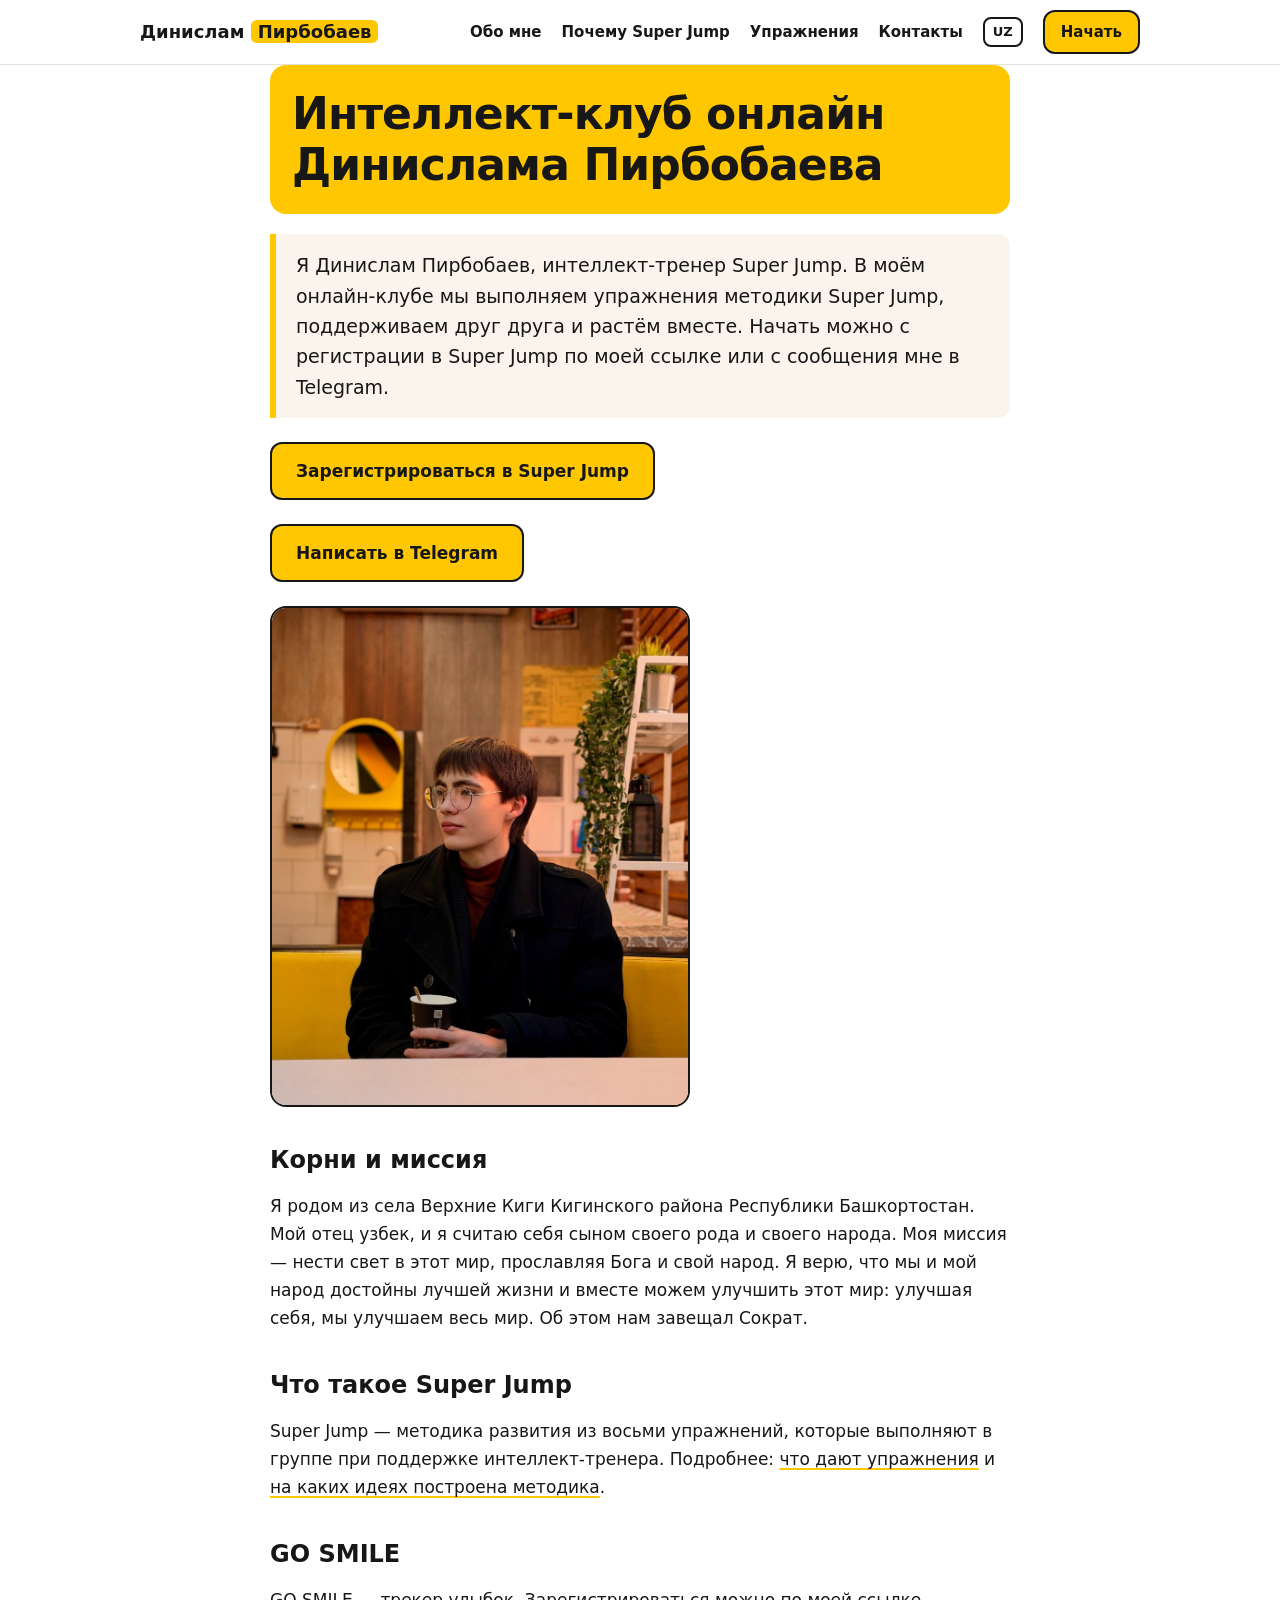
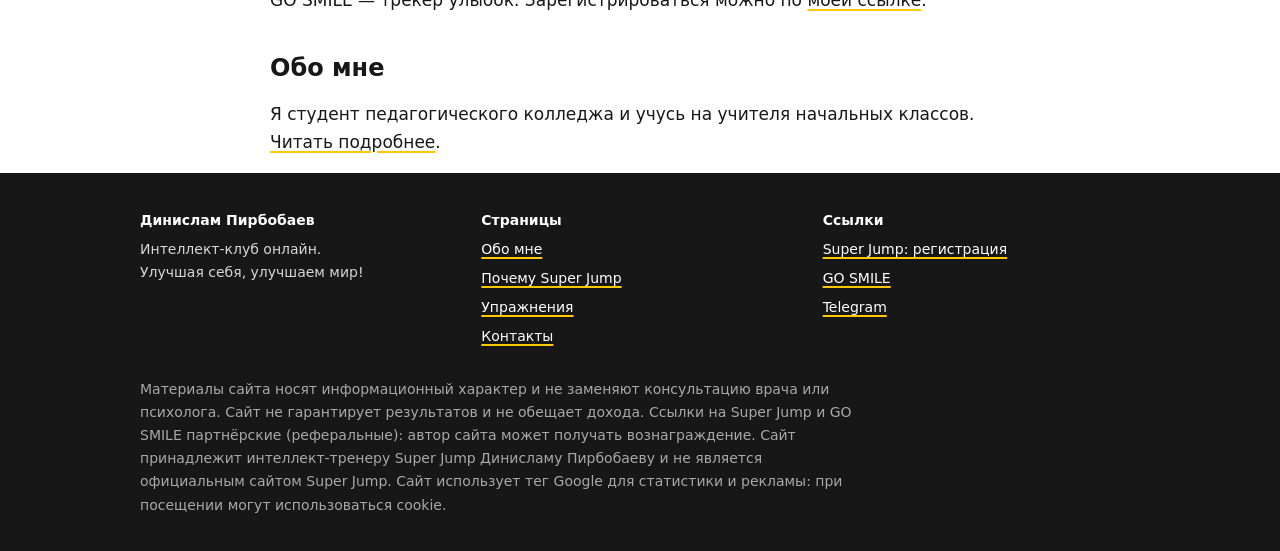
<file: index.html>
<!DOCTYPE html>
<html lang="ru">
<head>
<meta charset="utf-8">
<meta name="viewport" content="width=device-width, initial-scale=1">
<title>Динислам Пирбобаев — интеллект-клуб онлайн Super Jump</title>
<meta name="description" content="Интеллект-клуб онлайн Динислама Пирбобаева: упражнения Super Jump, поддержка единомышленников и ежедневное развитие. Как начать и как связаться.">
<link rel="canonical" href="https://superjump.uz/">
<link rel="alternate" hreflang="ru" href="https://superjump.uz/">
<link rel="alternate" hreflang="uz-Latn" href="https://superjump.uz/uz/">
<link rel="alternate" hreflang="x-default" href="https://superjump.uz/">
<link rel="icon" href="./favicon.svg" type="image/svg+xml">
<link rel="stylesheet" href="./style.css">
<meta property="og:type" content="website"><meta property="og:locale" content="ru_RU"><meta property="og:site_name" content="Интеллект-клуб онлайн Динислама Пирбобаева">
<meta property="og:title" content="Динислам Пирбобаев — интеллект-клуб онлайн Super Jump"><meta property="og:description" content="Интеллект-клуб онлайн Динислама Пирбобаева: упражнения Super Jump, поддержка единомышленников и ежедневное развитие. Как начать и как связаться."><meta property="og:url" content="https://superjump.uz/"><meta property="og:image" content="https://superjump.uz/img/din-2027.jpg">
<script type="application/ld+json">{"@context":"https://schema.org","@graph":[{"@type":"Person","name":"Динислам Пирбобаев","url":"https://superjump.uz","image":"https://superjump.uz/img/din-2027.jpg","sameAs":["https://t.me/D2enchik","https://vk.ru/id842967399"],"birthPlace":{"@type":"Place","name":"Верхние Киги, Кигинский район, Республика Башкортостан"}},{"@type":"WebSite","name":"Интеллект-клуб онлайн Динислама Пирбобаева","url":"https://superjump.uz","inLanguage":"ru"}]}</script>
<!-- Google tag (gtag.js) -->
<script async src="https://www.googletagmanager.com/gtag/js?id=G-PT2KTS7BX7">
</script>
<script>
  window.dataLayer = window.dataLayer || [];
  function gtag(){dataLayer.push(arguments);}
  gtag('js', new Date());

  gtag('config', 'G-PT2KTS7BX7');
</script>
</head>
<body class="home">
<a class="skip" href="#main">К содержимому</a>
<header><div class="w"><a class="brand" href="./">Динислам <b>Пирбобаев</b></a>
<nav class="dn"><a href="./obo-mne/">Обо мне</a><a href="./pochemu-super-jump/">Почему Super Jump</a><a href="./uprazhneniya/">Упражнения</a><a href="./kontakty/">Контакты</a><a class="sw" href="./uz/" hreflang="uz-Latn" lang="uz">UZ</a><a class="btn sm" href="https://account.superjump.com/register/143770" rel="sponsored nofollow noopener" target="_blank">Начать</a></nav>
<details class="mn"><summary>Меню</summary><div><a href="./obo-mne/">Обо мне</a><a href="./pochemu-super-jump/">Почему Super Jump</a><a href="./uprazhneniya/">Упражнения</a><a href="./kontakty/">Контакты</a><a class="sw" href="./uz/" hreflang="uz-Latn" lang="uz">UZ</a><a class="btn sm" href="https://account.superjump.com/register/143770" rel="sponsored nofollow noopener" target="_blank">Начать</a></div></details></div></header>
<main id="main" class="w narrow">

<h1>Интеллект-клуб онлайн Динислама Пирбобаева</h1>
<p class="lead">Я Динислам Пирбобаев, интеллект-тренер Super Jump. В моём онлайн-клубе мы выполняем упражнения методики Super Jump, поддерживаем друг друга и растём вместе. Начать можно с регистрации в Super Jump по моей ссылке или с сообщения мне в Telegram.</p>
<p class="cta"><a class="btn" href="https://account.superjump.com/register/143770" rel="sponsored nofollow noopener" target="_blank">Зарегистрироваться в Super Jump</a></p>
<p class="cta"><a class="btn" href="https://t.me/D2enchik" rel="noopener" target="_blank">Написать в Telegram</a></p>
<figure class="ph"><img src="./img/din-2027.jpg" alt="Динислам Пирбобаев, интеллект-тренер Super Jump" width="900" height="1075" fetchpriority="high" decoding="async"></figure>
<h2>Корни и миссия</h2>
<p>Я родом из села Верхние Киги Кигинского района Республики Башкортостан. Мой отец узбек, и я считаю себя сыном своего рода и своего народа. Моя миссия — нести свет в этот мир, прославляя Бога и свой народ. Я верю, что мы и мой народ достойны лучшей жизни и вместе можем улучшить этот мир: улучшая себя, мы улучшаем весь мир. Об этом нам завещал Сократ.</p>
<h2>Что такое Super Jump</h2>
<p>Super Jump — методика развития из восьми упражнений, которые выполняют в группе при поддержке интеллект-тренера. Подробнее: <a href="./uprazhneniya/">что дают упражнения</a> и <a href="./pochemu-super-jump/">на каких идеях построена методика</a>.</p>
<h2>GO SMILE</h2>
<p>GO SMILE — трекер улыбок. Зарегистрироваться можно по <a href="https://getgosmile.io/r/143770" rel="sponsored nofollow noopener" target="_blank">моей ссылке</a>.</p>
<h2>Обо мне</h2>
<p>Я студент педагогического колледжа и учусь на учителя начальных классов. <a href="./obo-mne/">Читать подробнее</a>.</p>

</main>
<footer><div class="w"><div class="g">
<div><strong>Динислам Пирбобаев</strong><p>Интеллект-клуб онлайн.<br>Улучшая себя, улучшаем мир!</p></div>
<div><strong>Страницы</strong><p><a href="./obo-mne/">Обо мне</a><a href="./pochemu-super-jump/">Почему Super Jump</a><a href="./uprazhneniya/">Упражнения</a><a href="./kontakty/">Контакты</a></p></div>
<div><strong>Ссылки</strong><p><a href="https://account.superjump.com/register/143770" rel="sponsored nofollow noopener" target="_blank">Super Jump: регистрация</a><a href="https://getgosmile.io/r/143770" rel="sponsored nofollow noopener" target="_blank">GO SMILE</a><a href="https://t.me/D2enchik" rel="noopener" target="_blank">Telegram</a></p></div>
</div>
<p class="fine">Материалы сайта носят информационный характер и не заменяют консультацию врача или психолога. Сайт не гарантирует результатов и не обещает дохода. Ссылки на Super Jump и GO SMILE партнёрские (реферальные): автор сайта может получать вознаграждение. Сайт принадлежит интеллект-тренеру Super Jump Динисламу Пирбобаеву и не является официальным сайтом Super Jump. Сайт использует тег Google для статистики и рекламы: при посещении могут использоваться cookie.</p></div></footer>
</body>
</html>
</file>
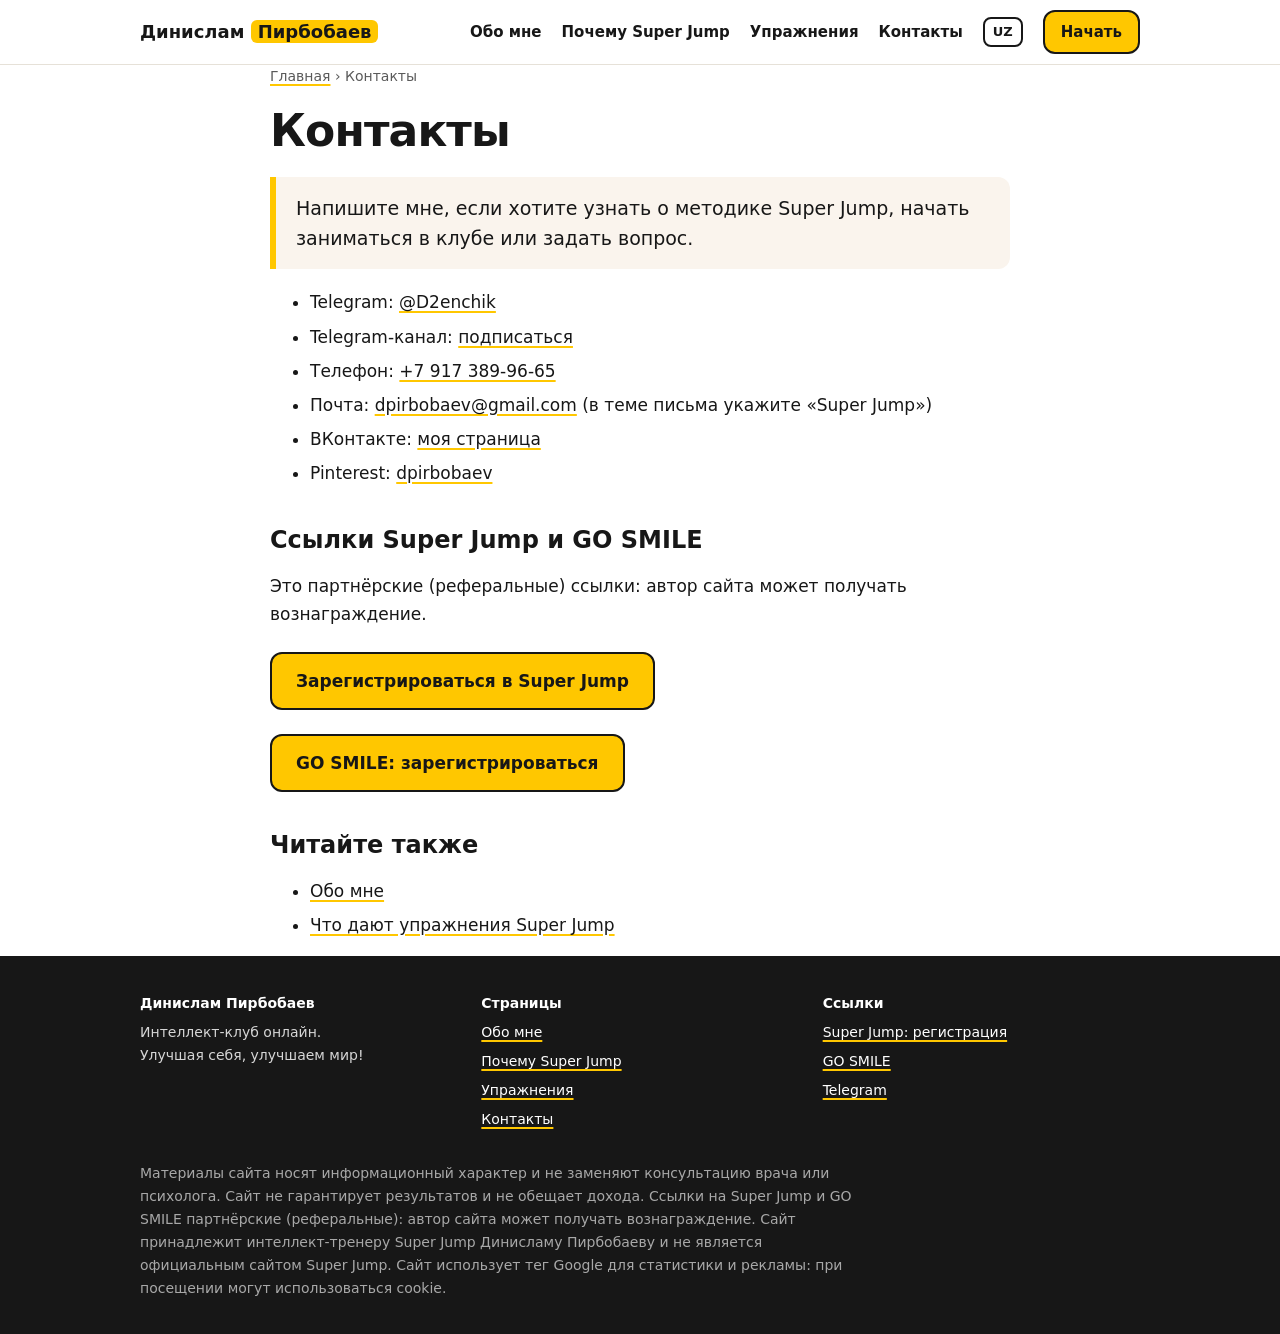
<file: kontakty/index.html>
<!DOCTYPE html>
<html lang="ru">
<head>
<meta charset="utf-8">
<meta name="viewport" content="width=device-width, initial-scale=1">
<title>Контакты Динислама Пирбобаева</title>
<meta name="description" content="Как связаться с Динисламом Пирбобаевым: Telegram, телефон, почта, ВКонтакте. В письме по теме Super Jump укажите это в теме.">
<link rel="canonical" href="https://superjump.uz/kontakty/">
<link rel="alternate" hreflang="ru" href="https://superjump.uz/kontakty/">
<link rel="alternate" hreflang="uz-Latn" href="https://superjump.uz/uz/aloqa/">
<link rel="alternate" hreflang="x-default" href="https://superjump.uz/kontakty/">
<link rel="icon" href="../favicon.svg" type="image/svg+xml">
<link rel="stylesheet" href="../style.css">
<meta property="og:type" content="website"><meta property="og:locale" content="ru_RU"><meta property="og:site_name" content="Интеллект-клуб онлайн Динислама Пирбобаева">
<meta property="og:title" content="Контакты Динислама Пирбобаева"><meta property="og:description" content="Как связаться с Динисламом Пирбобаевым: Telegram, телефон, почта, ВКонтакте. В письме по теме Super Jump укажите это в теме."><meta property="og:url" content="https://superjump.uz/kontakty/"><meta property="og:image" content="https://superjump.uz/img/din-2027.jpg">
<script type="application/ld+json">{"@context":"https://schema.org","@graph":[{"@type":"BreadcrumbList","itemListElement":[{"@type":"ListItem","position":1,"name":"Главная","item":"https://superjump.uz/"},{"@type":"ListItem","position":2,"name":"Контакты","item":"https://superjump.uz/kontakty/"}]}]}</script>
<!-- Google tag (gtag.js) -->
<script async src="https://www.googletagmanager.com/gtag/js?id=G-PT2KTS7BX7">
</script>
<script>
  window.dataLayer = window.dataLayer || [];
  function gtag(){dataLayer.push(arguments);}
  gtag('js', new Date());

  gtag('config', 'G-PT2KTS7BX7');
</script>
</head>
<body>
<a class="skip" href="#main">К содержимому</a>
<header><div class="w"><a class="brand" href="../">Динислам <b>Пирбобаев</b></a>
<nav class="dn"><a href="../obo-mne/">Обо мне</a><a href="../pochemu-super-jump/">Почему Super Jump</a><a href="../uprazhneniya/">Упражнения</a><a href="../kontakty/">Контакты</a><a class="sw" href="../uz/aloqa/" hreflang="uz-Latn" lang="uz">UZ</a><a class="btn sm" href="https://account.superjump.com/register/143770" rel="sponsored nofollow noopener" target="_blank">Начать</a></nav>
<details class="mn"><summary>Меню</summary><div><a href="../obo-mne/">Обо мне</a><a href="../pochemu-super-jump/">Почему Super Jump</a><a href="../uprazhneniya/">Упражнения</a><a href="../kontakty/">Контакты</a><a class="sw" href="../uz/aloqa/" hreflang="uz-Latn" lang="uz">UZ</a><a class="btn sm" href="https://account.superjump.com/register/143770" rel="sponsored nofollow noopener" target="_blank">Начать</a></div></details></div></header>
<main id="main" class="w narrow">
<nav class="crumbs" aria-label="Хлебные крошки"><a href="../">Главная</a> › Контакты</nav>
<h1>Контакты</h1>
<p class="lead">Напишите мне, если хотите узнать о методике Super Jump, начать заниматься в клубе или задать вопрос.</p>
<ul><li>Telegram: <a href="https://t.me/D2enchik" rel="noopener" target="_blank">@D2enchik</a></li><li>Telegram-канал: <a href="https://t.me/+2oWtU0EmGIllMWNi" rel="noopener" target="_blank">подписаться</a></li><li>Телефон: <a href="tel:+79173899665">+7 917 389-96-65</a></li><li>Почта: <a href="mailto:dpirbobaev@gmail.com?subject=Super%20Jump">dpirbobaev@gmail.com</a> (в теме письма укажите «Super Jump»)</li><li>ВКонтакте: <a href="https://vk.ru/id842967399" rel="noopener" target="_blank">моя страница</a></li><li>Pinterest: <a href="https://ru.pinterest.com/dpirbobaev/" rel="noopener" target="_blank">dpirbobaev</a></li></ul>
<h2>Ссылки Super Jump и GO SMILE</h2>
<p>Это партнёрские (реферальные) ссылки: автор сайта может получать вознаграждение.</p>
<p class="cta"><a class="btn" href="https://account.superjump.com/register/143770" rel="sponsored nofollow noopener" target="_blank">Зарегистрироваться в Super Jump</a></p>
<p class="cta"><a class="btn" href="https://getgosmile.io/r/143770" rel="sponsored nofollow noopener" target="_blank">GO SMILE: зарегистрироваться</a></p>
<h2>Читайте также</h2><ul><li><a href="../obo-mne/">Обо мне</a></li><li><a href="../uprazhneniya/">Что дают упражнения Super Jump</a></li></ul>
</main>
<footer><div class="w"><div class="g">
<div><strong>Динислам Пирбобаев</strong><p>Интеллект-клуб онлайн.<br>Улучшая себя, улучшаем мир!</p></div>
<div><strong>Страницы</strong><p><a href="../obo-mne/">Обо мне</a><a href="../pochemu-super-jump/">Почему Super Jump</a><a href="../uprazhneniya/">Упражнения</a><a href="../kontakty/">Контакты</a></p></div>
<div><strong>Ссылки</strong><p><a href="https://account.superjump.com/register/143770" rel="sponsored nofollow noopener" target="_blank">Super Jump: регистрация</a><a href="https://getgosmile.io/r/143770" rel="sponsored nofollow noopener" target="_blank">GO SMILE</a><a href="https://t.me/D2enchik" rel="noopener" target="_blank">Telegram</a></p></div>
</div>
<p class="fine">Материалы сайта носят информационный характер и не заменяют консультацию врача или психолога. Сайт не гарантирует результатов и не обещает дохода. Ссылки на Super Jump и GO SMILE партнёрские (реферальные): автор сайта может получать вознаграждение. Сайт принадлежит интеллект-тренеру Super Jump Динисламу Пирбобаеву и не является официальным сайтом Super Jump. Сайт использует тег Google для статистики и рекламы: при посещении могут использоваться cookie.</p></div></footer>
</body>
</html>
</file>
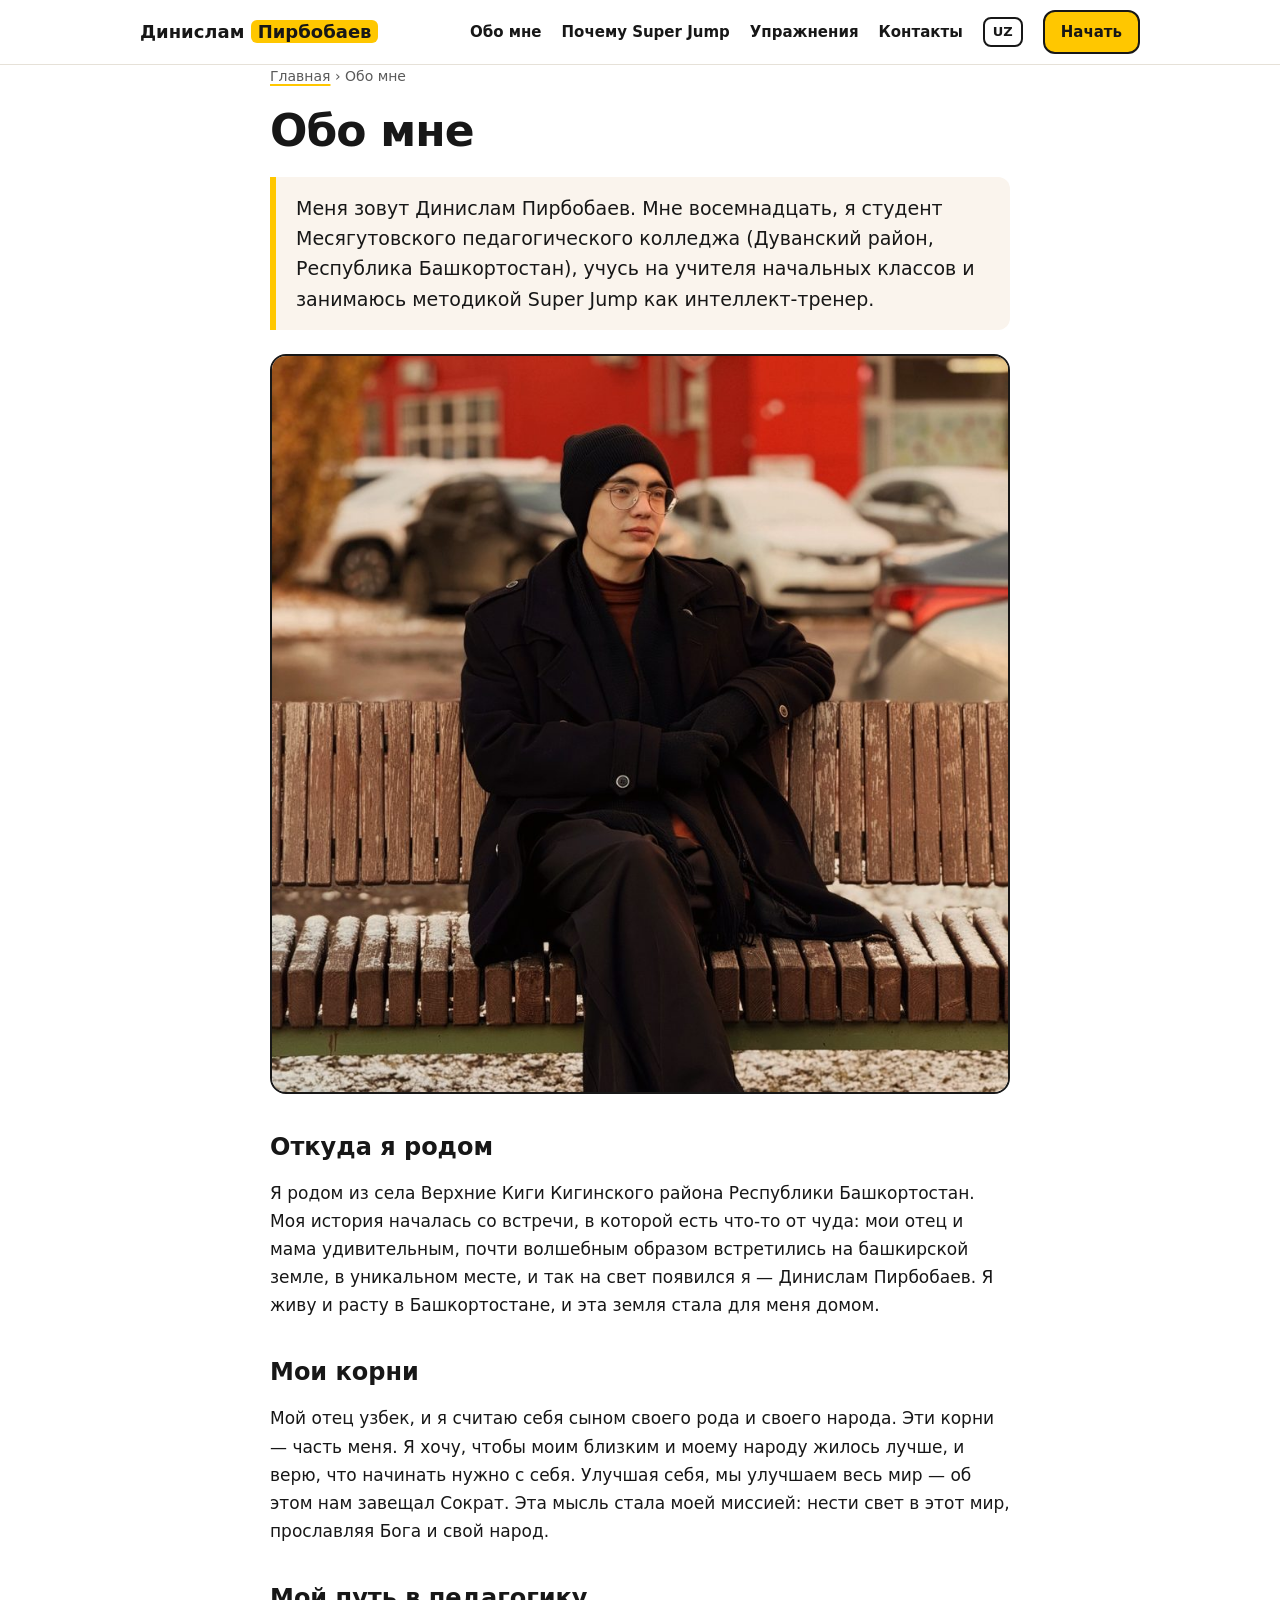
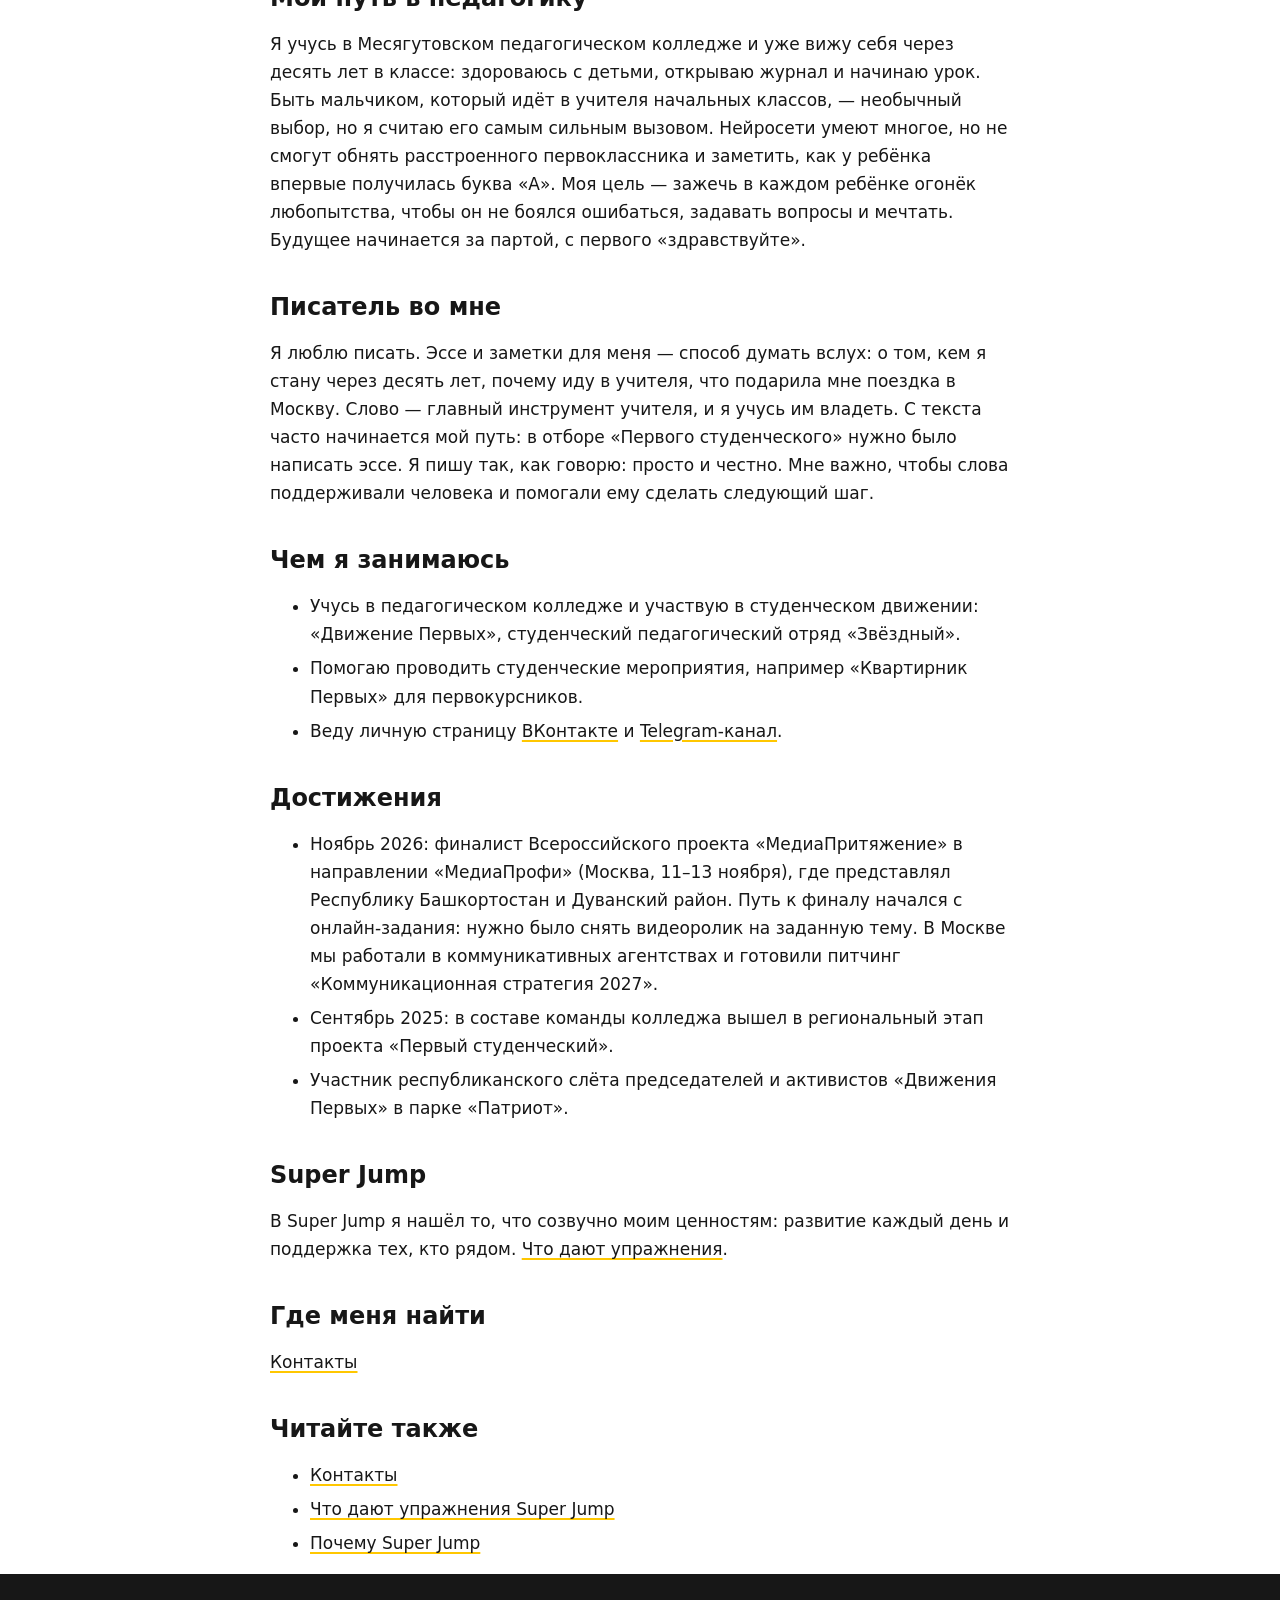
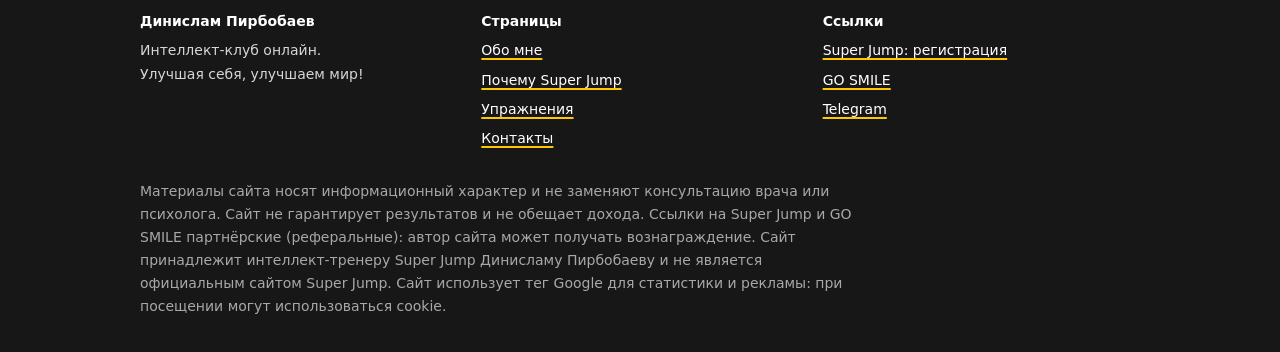
<file: obo-mne/index.html>
<!DOCTYPE html>
<html lang="ru">
<head>
<meta charset="utf-8">
<meta name="viewport" content="width=device-width, initial-scale=1">
<title>Динислам Пирбобаев: обо мне, мой путь и миссия</title>
<meta name="description" content="История Динислама Пирбобаева: родом из села Верхние Киги Башкортостана, корни, путь в педагогику, любовь к слову, достижения и миссия.">
<link rel="canonical" href="https://superjump.uz/obo-mne/">
<link rel="alternate" hreflang="ru" href="https://superjump.uz/obo-mne/">
<link rel="alternate" hreflang="uz-Latn" href="https://superjump.uz/uz/men-haqimda/">
<link rel="alternate" hreflang="x-default" href="https://superjump.uz/obo-mne/">
<link rel="icon" href="../favicon.svg" type="image/svg+xml">
<link rel="stylesheet" href="../style.css">
<meta property="og:type" content="website"><meta property="og:locale" content="ru_RU"><meta property="og:site_name" content="Интеллект-клуб онлайн Динислама Пирбобаева">
<meta property="og:title" content="Динислам Пирбобаев: обо мне, мой путь и миссия"><meta property="og:description" content="История Динислама Пирбобаева: родом из села Верхние Киги Башкортостана, корни, путь в педагогику, любовь к слову, достижения и миссия."><meta property="og:url" content="https://superjump.uz/obo-mne/"><meta property="og:image" content="https://superjump.uz/img/din-2027.jpg">
<script type="application/ld+json">{"@context":"https://schema.org","@graph":[{"@type":"BreadcrumbList","itemListElement":[{"@type":"ListItem","position":1,"name":"Главная","item":"https://superjump.uz/"},{"@type":"ListItem","position":2,"name":"Обо мне","item":"https://superjump.uz/obo-mne/"}]}]}</script>
<!-- Google tag (gtag.js) -->
<script async src="https://www.googletagmanager.com/gtag/js?id=G-PT2KTS7BX7">
</script>
<script>
  window.dataLayer = window.dataLayer || [];
  function gtag(){dataLayer.push(arguments);}
  gtag('js', new Date());

  gtag('config', 'G-PT2KTS7BX7');
</script>
</head>
<body>
<a class="skip" href="#main">К содержимому</a>
<header><div class="w"><a class="brand" href="../">Динислам <b>Пирбобаев</b></a>
<nav class="dn"><a href="../obo-mne/">Обо мне</a><a href="../pochemu-super-jump/">Почему Super Jump</a><a href="../uprazhneniya/">Упражнения</a><a href="../kontakty/">Контакты</a><a class="sw" href="../uz/men-haqimda/" hreflang="uz-Latn" lang="uz">UZ</a><a class="btn sm" href="https://account.superjump.com/register/143770" rel="sponsored nofollow noopener" target="_blank">Начать</a></nav>
<details class="mn"><summary>Меню</summary><div><a href="../obo-mne/">Обо мне</a><a href="../pochemu-super-jump/">Почему Super Jump</a><a href="../uprazhneniya/">Упражнения</a><a href="../kontakty/">Контакты</a><a class="sw" href="../uz/men-haqimda/" hreflang="uz-Latn" lang="uz">UZ</a><a class="btn sm" href="https://account.superjump.com/register/143770" rel="sponsored nofollow noopener" target="_blank">Начать</a></div></details></div></header>
<main id="main" class="w narrow">
<nav class="crumbs" aria-label="Хлебные крошки"><a href="../">Главная</a> › Обо мне</nav>
<h1>Обо мне</h1>
<p class="lead">Меня зовут Динислам Пирбобаев. Мне восемнадцать, я студент Месягутовского педагогического колледжа (Дуванский район, Республика Башкортостан), учусь на учителя начальных классов и занимаюсь методикой Super Jump как интеллект-тренер.</p>
<figure class="ph"><img src="../img/din-2026.jpg" alt="Динислам Пирбобаев" width="900" height="900" loading="lazy" decoding="async"></figure>
<h2>Откуда я родом</h2>
<p>Я родом из села Верхние Киги Кигинского района Республики Башкортостан. Моя история началась со встречи, в которой есть что-то от чуда: мои отец и мама удивительным, почти волшебным образом встретились на башкирской земле, в уникальном месте, и так на свет появился я — Динислам Пирбобаев. Я живу и расту в Башкортостане, и эта земля стала для меня домом.</p>
<h2>Мои корни</h2>
<p>Мой отец узбек, и я считаю себя сыном своего рода и своего народа. Эти корни — часть меня. Я хочу, чтобы моим близким и моему народу жилось лучше, и верю, что начинать нужно с себя. Улучшая себя, мы улучшаем весь мир — об этом нам завещал Сократ. Эта мысль стала моей миссией: нести свет в этот мир, прославляя Бога и свой народ.</p>
<h2>Мой путь в педагогику</h2>
<p>Я учусь в Месягутовском педагогическом колледже и уже вижу себя через десять лет в классе: здороваюсь с детьми, открываю журнал и начинаю урок. Быть мальчиком, который идёт в учителя начальных классов, — необычный выбор, но я считаю его самым сильным вызовом. Нейросети умеют многое, но не смогут обнять расстроенного первоклассника и заметить, как у ребёнка впервые получилась буква «А». Моя цель — зажечь в каждом ребёнке огонёк любопытства, чтобы он не боялся ошибаться, задавать вопросы и мечтать. Будущее начинается за партой, с первого «здравствуйте».</p>
<h2>Писатель во мне</h2>
<p>Я люблю писать. Эссе и заметки для меня — способ думать вслух: о том, кем я стану через десять лет, почему иду в учителя, что подарила мне поездка в Москву. Слово — главный инструмент учителя, и я учусь им владеть. С текста часто начинается мой путь: в отборе «Первого студенческого» нужно было написать эссе. Я пишу так, как говорю: просто и честно. Мне важно, чтобы слова поддерживали человека и помогали ему сделать следующий шаг.</p>
<h2>Чем я занимаюсь</h2>
<ul><li>Учусь в педагогическом колледже и участвую в студенческом движении: «Движение Первых», студенческий педагогический отряд «Звёздный».</li><li>Помогаю проводить студенческие мероприятия, например «Квартирник Первых» для первокурсников.</li><li>Веду личную страницу <a href="https://vk.ru/id842967399" rel="noopener" target="_blank">ВКонтакте</a> и <a href="https://t.me/+2oWtU0EmGIllMWNi" rel="noopener" target="_blank">Telegram-канал</a>.</li></ul>
<h2>Достижения</h2>
<ul><li>Ноябрь 2026: финалист Всероссийского проекта «МедиаПритяжение» в направлении «МедиаПрофи» (Москва, 11–13 ноября), где представлял Республику Башкортостан и Дуванский район. Путь к финалу начался с онлайн-задания: нужно было снять видеоролик на заданную тему. В Москве мы работали в коммуникативных агентствах и готовили питчинг «Коммуникационная стратегия 2027».</li><li>Сентябрь 2025: в составе команды колледжа вышел в региональный этап проекта «Первый студенческий».</li><li>Участник республиканского слёта председателей и активистов «Движения Первых» в парке «Патриот».</li></ul>
<h2>Super Jump</h2>
<p>В Super Jump я нашёл то, что созвучно моим ценностям: развитие каждый день и поддержка тех, кто рядом. <a href="../uprazhneniya/">Что дают упражнения</a>.</p>
<h2>Где меня найти</h2>
<p><a href="../kontakty/">Контакты</a></p>
<h2>Читайте также</h2><ul><li><a href="../kontakty/">Контакты</a></li><li><a href="../uprazhneniya/">Что дают упражнения Super Jump</a></li><li><a href="../pochemu-super-jump/">Почему Super Jump</a></li></ul>
</main>
<footer><div class="w"><div class="g">
<div><strong>Динислам Пирбобаев</strong><p>Интеллект-клуб онлайн.<br>Улучшая себя, улучшаем мир!</p></div>
<div><strong>Страницы</strong><p><a href="../obo-mne/">Обо мне</a><a href="../pochemu-super-jump/">Почему Super Jump</a><a href="../uprazhneniya/">Упражнения</a><a href="../kontakty/">Контакты</a></p></div>
<div><strong>Ссылки</strong><p><a href="https://account.superjump.com/register/143770" rel="sponsored nofollow noopener" target="_blank">Super Jump: регистрация</a><a href="https://getgosmile.io/r/143770" rel="sponsored nofollow noopener" target="_blank">GO SMILE</a><a href="https://t.me/D2enchik" rel="noopener" target="_blank">Telegram</a></p></div>
</div>
<p class="fine">Материалы сайта носят информационный характер и не заменяют консультацию врача или психолога. Сайт не гарантирует результатов и не обещает дохода. Ссылки на Super Jump и GO SMILE партнёрские (реферальные): автор сайта может получать вознаграждение. Сайт принадлежит интеллект-тренеру Super Jump Динисламу Пирбобаеву и не является официальным сайтом Super Jump. Сайт использует тег Google для статистики и рекламы: при посещении могут использоваться cookie.</p></div></footer>
</body>
</html>
</file>
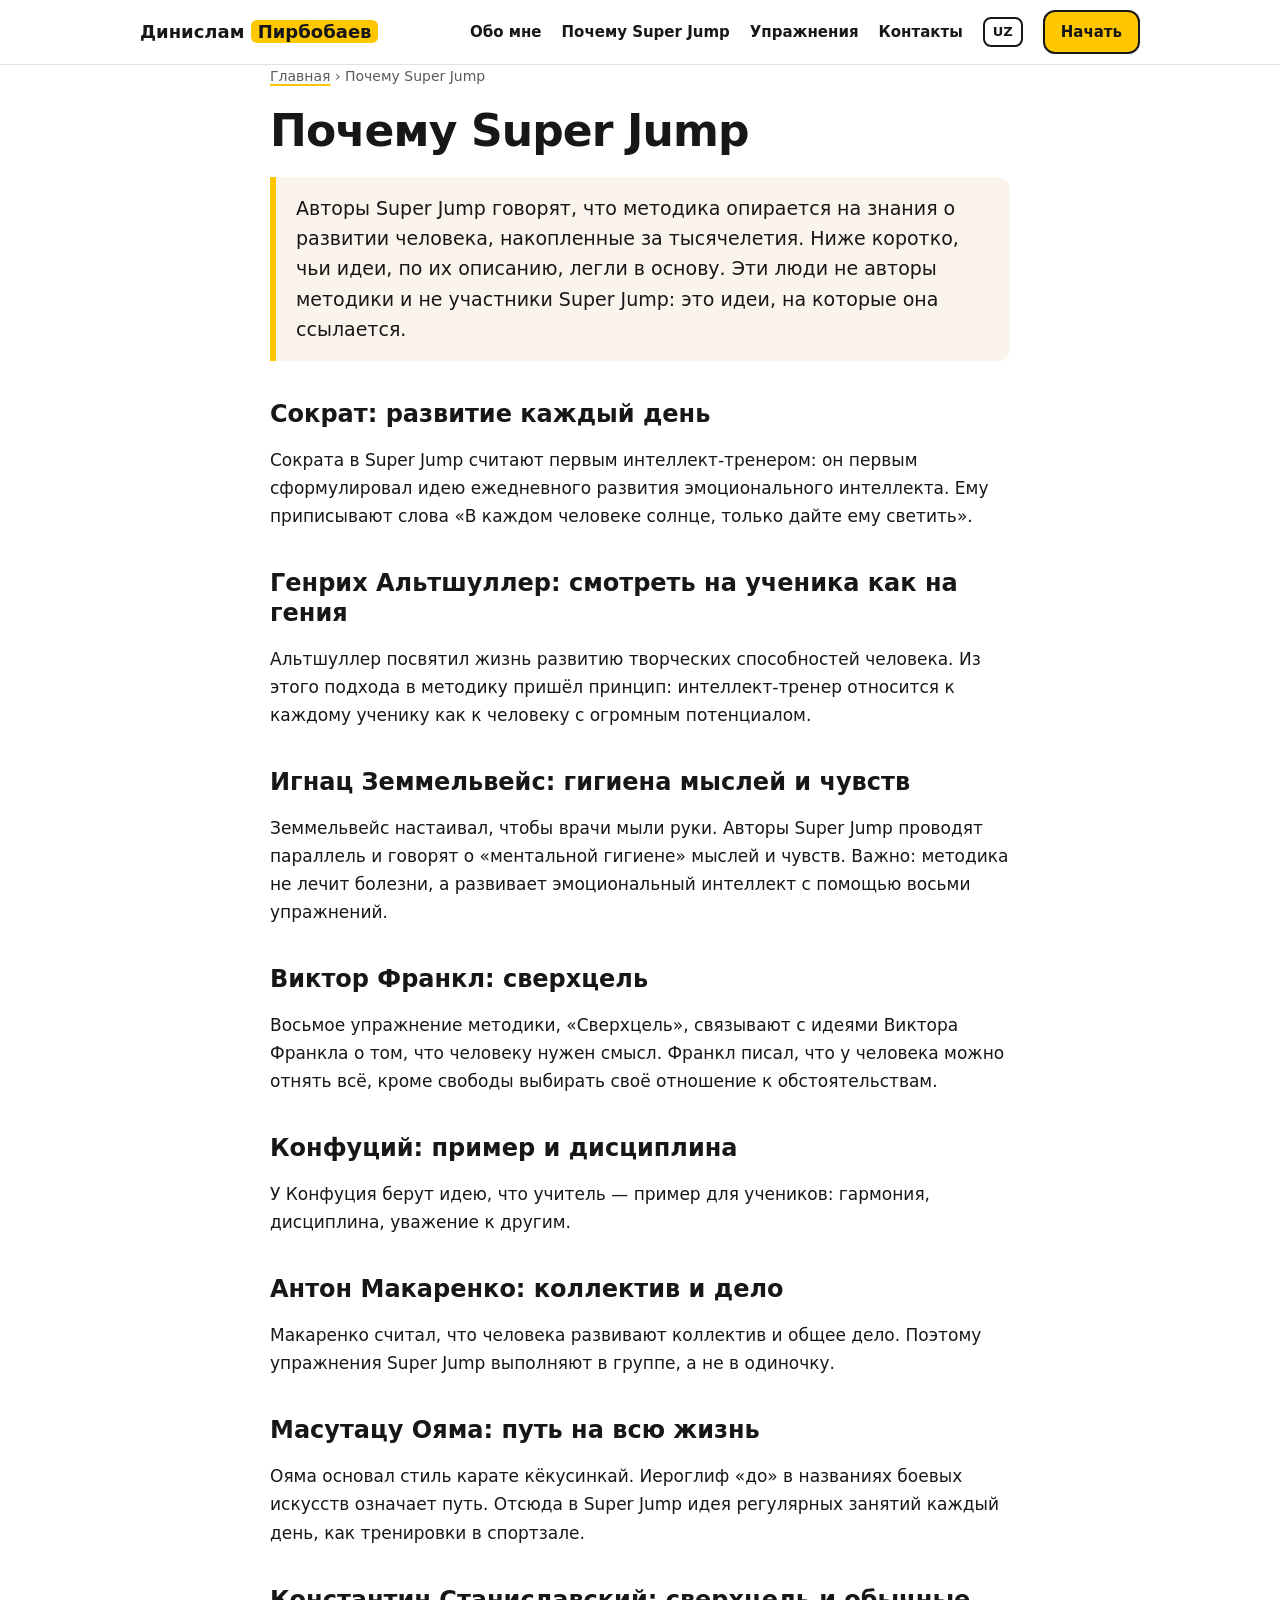
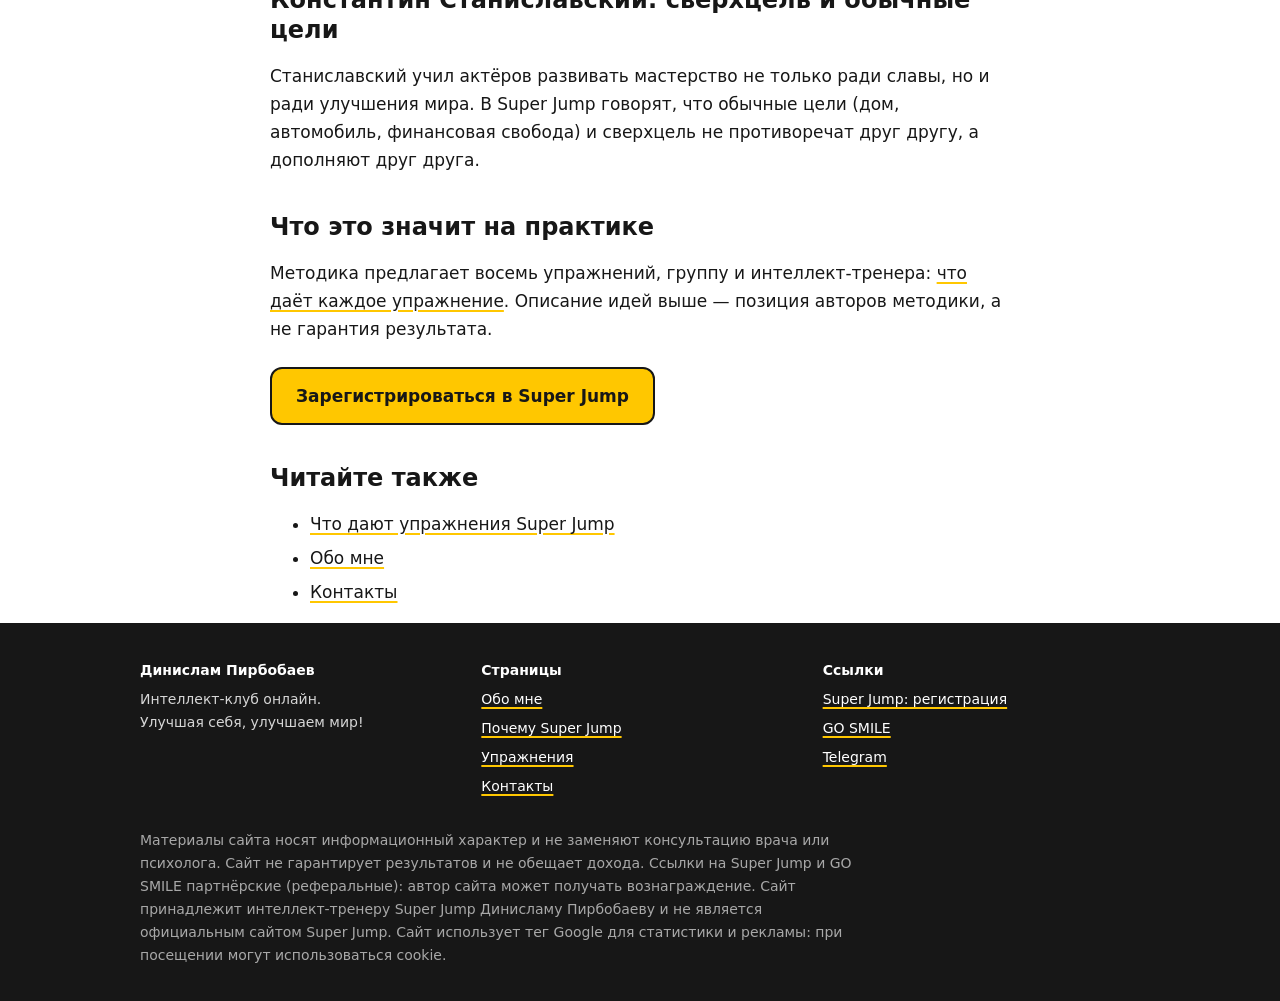
<file: pochemu-super-jump/index.html>
<!DOCTYPE html>
<html lang="ru">
<head>
<meta charset="utf-8">
<meta name="viewport" content="width=device-width, initial-scale=1">
<title>Почему Super Jump: идеи, на которых построена методика</title>
<meta name="description" content="Какие идеи великих людей лежат в основе методики Super Jump: Сократ, Франкл, Макаренко, Ояма и другие. Коротко и без обещаний результата.">
<link rel="canonical" href="https://superjump.uz/pochemu-super-jump/">
<link rel="alternate" hreflang="ru" href="https://superjump.uz/pochemu-super-jump/">
<link rel="alternate" hreflang="uz-Latn" href="https://superjump.uz/uz/nega-super-jump/">
<link rel="alternate" hreflang="x-default" href="https://superjump.uz/pochemu-super-jump/">
<link rel="icon" href="../favicon.svg" type="image/svg+xml">
<link rel="stylesheet" href="../style.css">
<meta property="og:type" content="website"><meta property="og:locale" content="ru_RU"><meta property="og:site_name" content="Интеллект-клуб онлайн Динислама Пирбобаева">
<meta property="og:title" content="Почему Super Jump: идеи, на которых построена методика"><meta property="og:description" content="Какие идеи великих людей лежат в основе методики Super Jump: Сократ, Франкл, Макаренко, Ояма и другие. Коротко и без обещаний результата."><meta property="og:url" content="https://superjump.uz/pochemu-super-jump/"><meta property="og:image" content="https://superjump.uz/img/din-2027.jpg">
<script type="application/ld+json">{"@context":"https://schema.org","@graph":[{"@type":"BreadcrumbList","itemListElement":[{"@type":"ListItem","position":1,"name":"Главная","item":"https://superjump.uz/"},{"@type":"ListItem","position":2,"name":"Почему Super Jump","item":"https://superjump.uz/pochemu-super-jump/"}]},{"@type":"Article","headline":"Почему Super Jump","description":"Какие идеи великих людей лежат в основе методики Super Jump: Сократ, Франкл, Макаренко, Ояма и другие. Коротко и без обещаний результата.","inLanguage":"ru","datePublished":"2026-11-24","dateModified":"2026-11-24","author":{"@type":"Person","name":"Динислам Пирбобаев","url":"https://superjump.uz"},"mainEntityOfPage":"https://superjump.uz/pochemu-super-jump/"}]}</script>
<!-- Google tag (gtag.js) -->
<script async src="https://www.googletagmanager.com/gtag/js?id=G-PT2KTS7BX7">
</script>
<script>
  window.dataLayer = window.dataLayer || [];
  function gtag(){dataLayer.push(arguments);}
  gtag('js', new Date());

  gtag('config', 'G-PT2KTS7BX7');
</script>
</head>
<body>
<a class="skip" href="#main">К содержимому</a>
<header><div class="w"><a class="brand" href="../">Динислам <b>Пирбобаев</b></a>
<nav class="dn"><a href="../obo-mne/">Обо мне</a><a href="../pochemu-super-jump/">Почему Super Jump</a><a href="../uprazhneniya/">Упражнения</a><a href="../kontakty/">Контакты</a><a class="sw" href="../uz/nega-super-jump/" hreflang="uz-Latn" lang="uz">UZ</a><a class="btn sm" href="https://account.superjump.com/register/143770" rel="sponsored nofollow noopener" target="_blank">Начать</a></nav>
<details class="mn"><summary>Меню</summary><div><a href="../obo-mne/">Обо мне</a><a href="../pochemu-super-jump/">Почему Super Jump</a><a href="../uprazhneniya/">Упражнения</a><a href="../kontakty/">Контакты</a><a class="sw" href="../uz/nega-super-jump/" hreflang="uz-Latn" lang="uz">UZ</a><a class="btn sm" href="https://account.superjump.com/register/143770" rel="sponsored nofollow noopener" target="_blank">Начать</a></div></details></div></header>
<main id="main" class="w narrow">
<nav class="crumbs" aria-label="Хлебные крошки"><a href="../">Главная</a> › Почему Super Jump</nav>
<h1>Почему Super Jump</h1>
<p class="lead">Авторы Super Jump говорят, что методика опирается на знания о развитии человека, накопленные за тысячелетия. Ниже коротко, чьи идеи, по их описанию, легли в основу. Эти люди не авторы методики и не участники Super Jump: это идеи, на которые она ссылается.</p>
<h2>Сократ: развитие каждый день</h2>
<p>Сократа в Super Jump считают первым интеллект-тренером: он первым сформулировал идею ежедневного развития эмоционального интеллекта. Ему приписывают слова «В каждом человеке солнце, только дайте ему светить».</p>
<h2>Генрих Альтшуллер: смотреть на ученика как на гения</h2>
<p>Альтшуллер посвятил жизнь развитию творческих способностей человека. Из этого подхода в методику пришёл принцип: интеллект-тренер относится к каждому ученику как к человеку с огромным потенциалом.</p>
<h2>Игнац Земмельвейс: гигиена мыслей и чувств</h2>
<p>Земмельвейс настаивал, чтобы врачи мыли руки. Авторы Super Jump проводят параллель и говорят о «ментальной гигиене» мыслей и чувств. Важно: методика не лечит болезни, а развивает эмоциональный интеллект с помощью восьми упражнений.</p>
<h2>Виктор Франкл: сверхцель</h2>
<p>Восьмое упражнение методики, «Сверхцель», связывают с идеями Виктора Франкла о том, что человеку нужен смысл. Франкл писал, что у человека можно отнять всё, кроме свободы выбирать своё отношение к обстоятельствам.</p>
<h2>Конфуций: пример и дисциплина</h2>
<p>У Конфуция берут идею, что учитель — пример для учеников: гармония, дисциплина, уважение к другим.</p>
<h2>Антон Макаренко: коллектив и дело</h2>
<p>Макаренко считал, что человека развивают коллектив и общее дело. Поэтому упражнения Super Jump выполняют в группе, а не в одиночку.</p>
<h2>Масутацу Ояма: путь на всю жизнь</h2>
<p>Ояма основал стиль карате кёкусинкай. Иероглиф «до» в названиях боевых искусств означает путь. Отсюда в Super Jump идея регулярных занятий каждый день, как тренировки в спортзале.</p>
<h2>Константин Станиславский: сверхцель и обычные цели</h2>
<p>Станиславский учил актёров развивать мастерство не только ради славы, но и ради улучшения мира. В Super Jump говорят, что обычные цели (дом, автомобиль, финансовая свобода) и сверхцель не противоречат друг другу, а дополняют друг друга.</p>
<h2>Что это значит на практике</h2>
<p>Методика предлагает восемь упражнений, группу и интеллект-тренера: <a href="../uprazhneniya/">что даёт каждое упражнение</a>. Описание идей выше — позиция авторов методики, а не гарантия результата.</p>
<p class="cta"><a class="btn" href="https://account.superjump.com/register/143770" rel="sponsored nofollow noopener" target="_blank">Зарегистрироваться в Super Jump</a></p>
<h2>Читайте также</h2><ul><li><a href="../uprazhneniya/">Что дают упражнения Super Jump</a></li><li><a href="../obo-mne/">Обо мне</a></li><li><a href="../kontakty/">Контакты</a></li></ul>
</main>
<footer><div class="w"><div class="g">
<div><strong>Динислам Пирбобаев</strong><p>Интеллект-клуб онлайн.<br>Улучшая себя, улучшаем мир!</p></div>
<div><strong>Страницы</strong><p><a href="../obo-mne/">Обо мне</a><a href="../pochemu-super-jump/">Почему Super Jump</a><a href="../uprazhneniya/">Упражнения</a><a href="../kontakty/">Контакты</a></p></div>
<div><strong>Ссылки</strong><p><a href="https://account.superjump.com/register/143770" rel="sponsored nofollow noopener" target="_blank">Super Jump: регистрация</a><a href="https://getgosmile.io/r/143770" rel="sponsored nofollow noopener" target="_blank">GO SMILE</a><a href="https://t.me/D2enchik" rel="noopener" target="_blank">Telegram</a></p></div>
</div>
<p class="fine">Материалы сайта носят информационный характер и не заменяют консультацию врача или психолога. Сайт не гарантирует результатов и не обещает дохода. Ссылки на Super Jump и GO SMILE партнёрские (реферальные): автор сайта может получать вознаграждение. Сайт принадлежит интеллект-тренеру Super Jump Динисламу Пирбобаеву и не является официальным сайтом Super Jump. Сайт использует тег Google для статистики и рекламы: при посещении могут использоваться cookie.</p></div></footer>
</body>
</html>
</file>
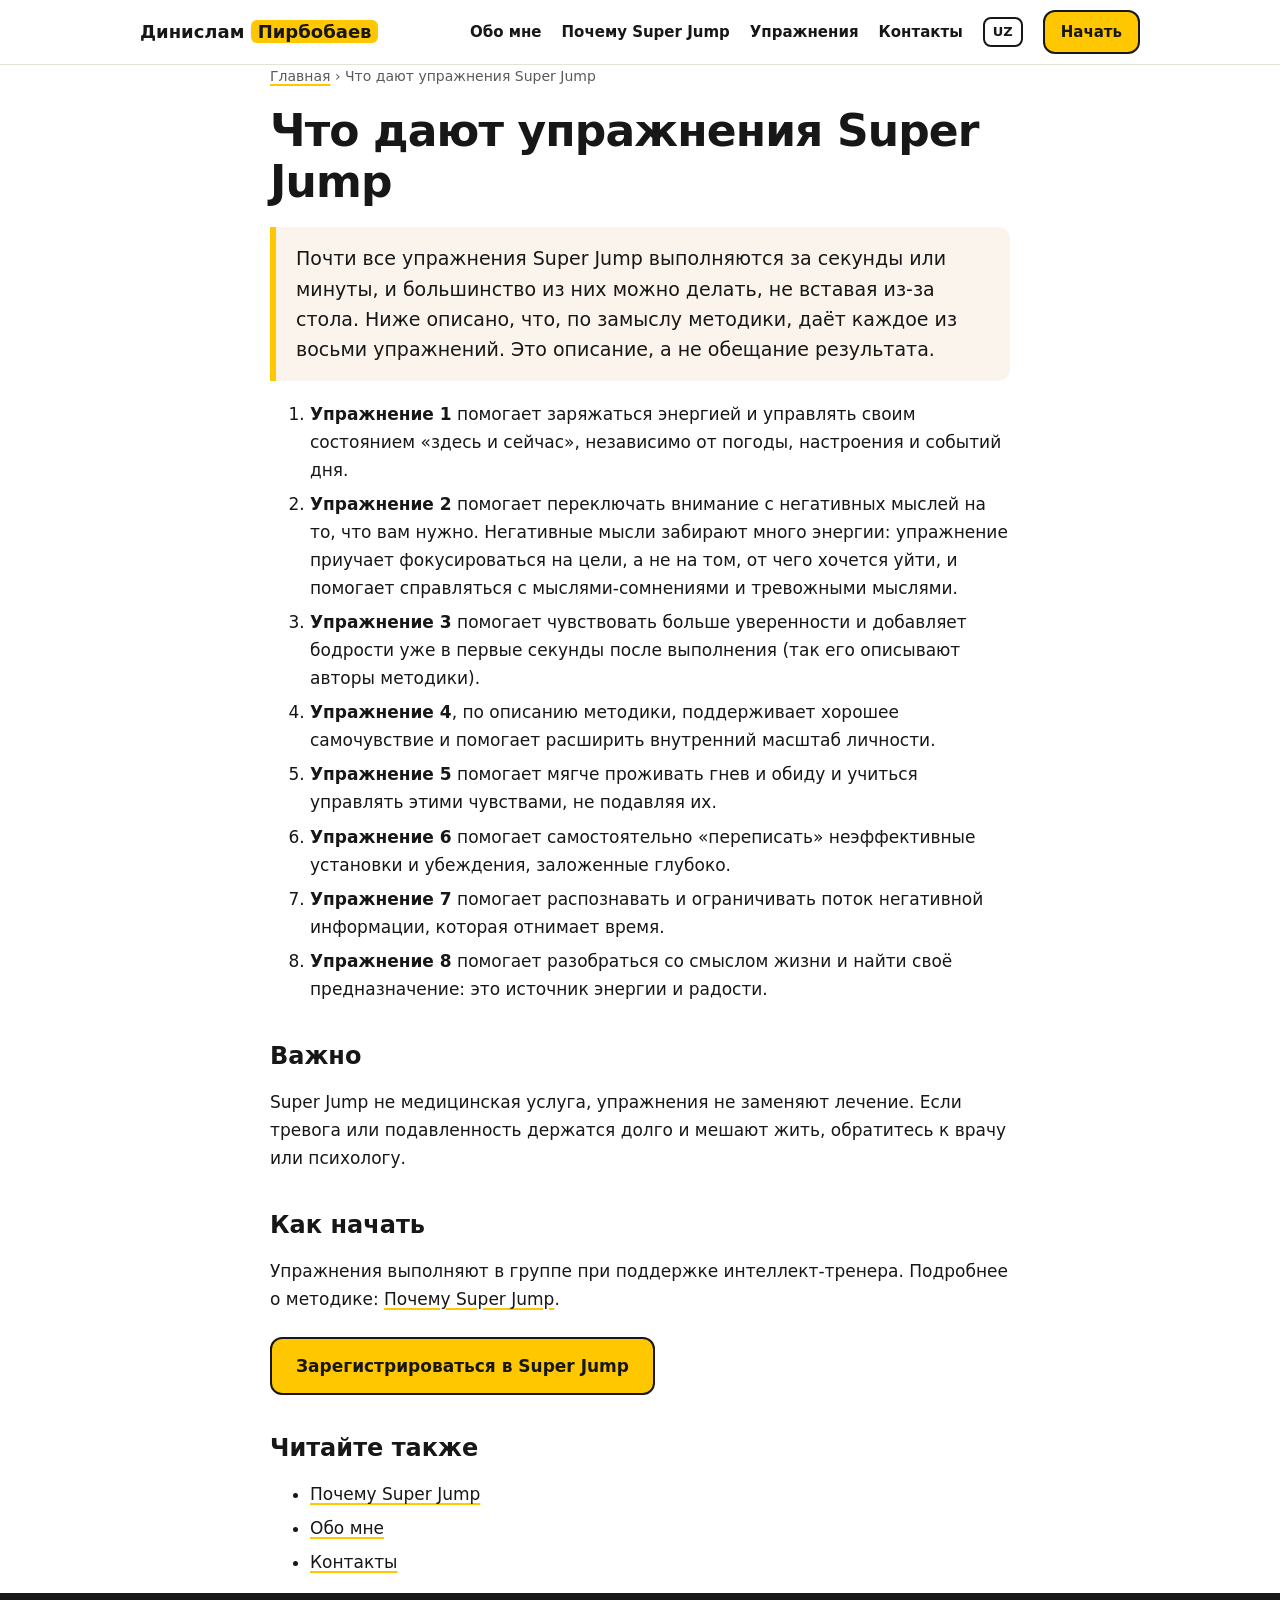
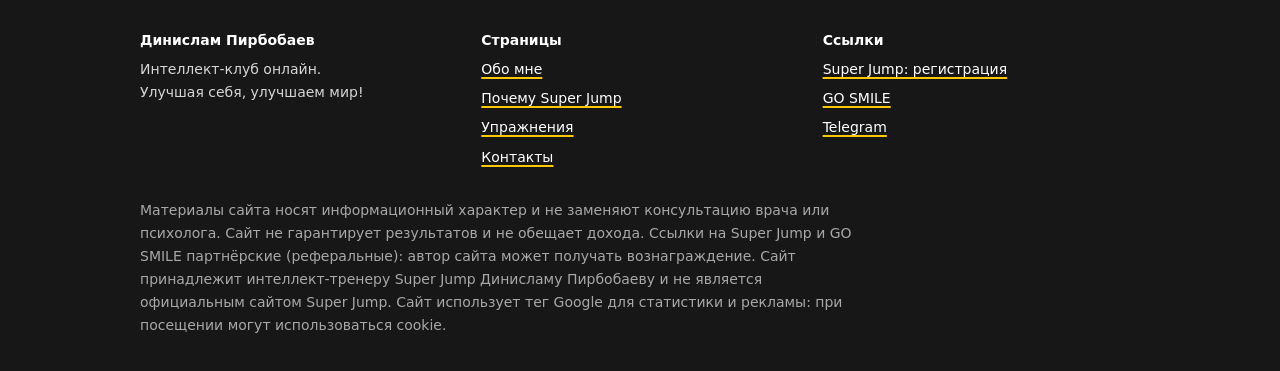
<file: uprazhneniya/index.html>
<!DOCTYPE html>
<html lang="ru">
<head>
<meta charset="utf-8">
<meta name="viewport" content="width=device-width, initial-scale=1">
<title>Что дают упражнения Super Jump: коротко о каждом из восьми</title>
<meta name="description" content="Восемь упражнений методики Super Jump: что каждое из них должно дать. Большинство выполняются за секунды или минуты. Описание без обещаний результата.">
<link rel="canonical" href="https://superjump.uz/uprazhneniya/">
<link rel="alternate" hreflang="ru" href="https://superjump.uz/uprazhneniya/">
<link rel="alternate" hreflang="uz-Latn" href="https://superjump.uz/uz/mashqlar/">
<link rel="alternate" hreflang="x-default" href="https://superjump.uz/uprazhneniya/">
<link rel="icon" href="../favicon.svg" type="image/svg+xml">
<link rel="stylesheet" href="../style.css">
<meta property="og:type" content="website"><meta property="og:locale" content="ru_RU"><meta property="og:site_name" content="Интеллект-клуб онлайн Динислама Пирбобаева">
<meta property="og:title" content="Что дают упражнения Super Jump: коротко о каждом из восьми"><meta property="og:description" content="Восемь упражнений методики Super Jump: что каждое из них должно дать. Большинство выполняются за секунды или минуты. Описание без обещаний результата."><meta property="og:url" content="https://superjump.uz/uprazhneniya/"><meta property="og:image" content="https://superjump.uz/img/din-2027.jpg">
<script type="application/ld+json">{"@context":"https://schema.org","@graph":[{"@type":"BreadcrumbList","itemListElement":[{"@type":"ListItem","position":1,"name":"Главная","item":"https://superjump.uz/"},{"@type":"ListItem","position":2,"name":"Что дают упражнения Super Jump","item":"https://superjump.uz/uprazhneniya/"}]},{"@type":"Article","headline":"Что дают упражнения Super Jump","description":"Восемь упражнений методики Super Jump: что каждое из них должно дать. Большинство выполняются за секунды или минуты. Описание без обещаний результата.","inLanguage":"ru","datePublished":"2026-11-24","dateModified":"2026-11-24","author":{"@type":"Person","name":"Динислам Пирбобаев","url":"https://superjump.uz"},"mainEntityOfPage":"https://superjump.uz/uprazhneniya/"}]}</script>
<!-- Google tag (gtag.js) -->
<script async src="https://www.googletagmanager.com/gtag/js?id=G-PT2KTS7BX7">
</script>
<script>
  window.dataLayer = window.dataLayer || [];
  function gtag(){dataLayer.push(arguments);}
  gtag('js', new Date());

  gtag('config', 'G-PT2KTS7BX7');
</script>
</head>
<body>
<a class="skip" href="#main">К содержимому</a>
<header><div class="w"><a class="brand" href="../">Динислам <b>Пирбобаев</b></a>
<nav class="dn"><a href="../obo-mne/">Обо мне</a><a href="../pochemu-super-jump/">Почему Super Jump</a><a href="../uprazhneniya/">Упражнения</a><a href="../kontakty/">Контакты</a><a class="sw" href="../uz/mashqlar/" hreflang="uz-Latn" lang="uz">UZ</a><a class="btn sm" href="https://account.superjump.com/register/143770" rel="sponsored nofollow noopener" target="_blank">Начать</a></nav>
<details class="mn"><summary>Меню</summary><div><a href="../obo-mne/">Обо мне</a><a href="../pochemu-super-jump/">Почему Super Jump</a><a href="../uprazhneniya/">Упражнения</a><a href="../kontakty/">Контакты</a><a class="sw" href="../uz/mashqlar/" hreflang="uz-Latn" lang="uz">UZ</a><a class="btn sm" href="https://account.superjump.com/register/143770" rel="sponsored nofollow noopener" target="_blank">Начать</a></div></details></div></header>
<main id="main" class="w narrow">
<nav class="crumbs" aria-label="Хлебные крошки"><a href="../">Главная</a> › Что дают упражнения Super Jump</nav>
<h1>Что дают упражнения Super Jump</h1>
<p class="lead">Почти все упражнения Super Jump выполняются за секунды или минуты, и большинство из них можно делать, не вставая из-за стола. Ниже описано, что, по замыслу методики, даёт каждое из восьми упражнений. Это описание, а не обещание результата.</p>
<ol><li><strong>Упражнение 1</strong> помогает заряжаться энергией и управлять своим состоянием «здесь и сейчас», независимо от погоды, настроения и событий дня.</li><li><strong>Упражнение 2</strong> помогает переключать внимание с негативных мыслей на то, что вам нужно. Негативные мысли забирают много энергии: упражнение приучает фокусироваться на цели, а не на том, от чего хочется уйти, и помогает справляться с мыслями-сомнениями и тревожными мыслями.</li><li><strong>Упражнение 3</strong> помогает чувствовать больше уверенности и добавляет бодрости уже в первые секунды после выполнения (так его описывают авторы методики).</li><li><strong>Упражнение 4</strong>, по описанию методики, поддерживает хорошее самочувствие и помогает расширить внутренний масштаб личности.</li><li><strong>Упражнение 5</strong> помогает мягче проживать гнев и обиду и учиться управлять этими чувствами, не подавляя их.</li><li><strong>Упражнение 6</strong> помогает самостоятельно «переписать» неэффективные установки и убеждения, заложенные глубоко.</li><li><strong>Упражнение 7</strong> помогает распознавать и ограничивать поток негативной информации, которая отнимает время.</li><li><strong>Упражнение 8</strong> помогает разобраться со смыслом жизни и найти своё предназначение: это источник энергии и радости.</li></ol>
<h2>Важно</h2>
<p>Super Jump не медицинская услуга, упражнения не заменяют лечение. Если тревога или подавленность держатся долго и мешают жить, обратитесь к врачу или психологу.</p>
<h2>Как начать</h2>
<p>Упражнения выполняют в группе при поддержке интеллект-тренера. Подробнее о методике: <a href="../pochemu-super-jump/">Почему Super Jump</a>.</p>
<p class="cta"><a class="btn" href="https://account.superjump.com/register/143770" rel="sponsored nofollow noopener" target="_blank">Зарегистрироваться в Super Jump</a></p>
<h2>Читайте также</h2><ul><li><a href="../pochemu-super-jump/">Почему Super Jump</a></li><li><a href="../obo-mne/">Обо мне</a></li><li><a href="../kontakty/">Контакты</a></li></ul>
</main>
<footer><div class="w"><div class="g">
<div><strong>Динислам Пирбобаев</strong><p>Интеллект-клуб онлайн.<br>Улучшая себя, улучшаем мир!</p></div>
<div><strong>Страницы</strong><p><a href="../obo-mne/">Обо мне</a><a href="../pochemu-super-jump/">Почему Super Jump</a><a href="../uprazhneniya/">Упражнения</a><a href="../kontakty/">Контакты</a></p></div>
<div><strong>Ссылки</strong><p><a href="https://account.superjump.com/register/143770" rel="sponsored nofollow noopener" target="_blank">Super Jump: регистрация</a><a href="https://getgosmile.io/r/143770" rel="sponsored nofollow noopener" target="_blank">GO SMILE</a><a href="https://t.me/D2enchik" rel="noopener" target="_blank">Telegram</a></p></div>
</div>
<p class="fine">Материалы сайта носят информационный характер и не заменяют консультацию врача или психолога. Сайт не гарантирует результатов и не обещает дохода. Ссылки на Super Jump и GO SMILE партнёрские (реферальные): автор сайта может получать вознаграждение. Сайт принадлежит интеллект-тренеру Super Jump Динисламу Пирбобаеву и не является официальным сайтом Super Jump. Сайт использует тег Google для статистики и рекламы: при посещении могут использоваться cookie.</p></div></footer>
</body>
</html>
</file>
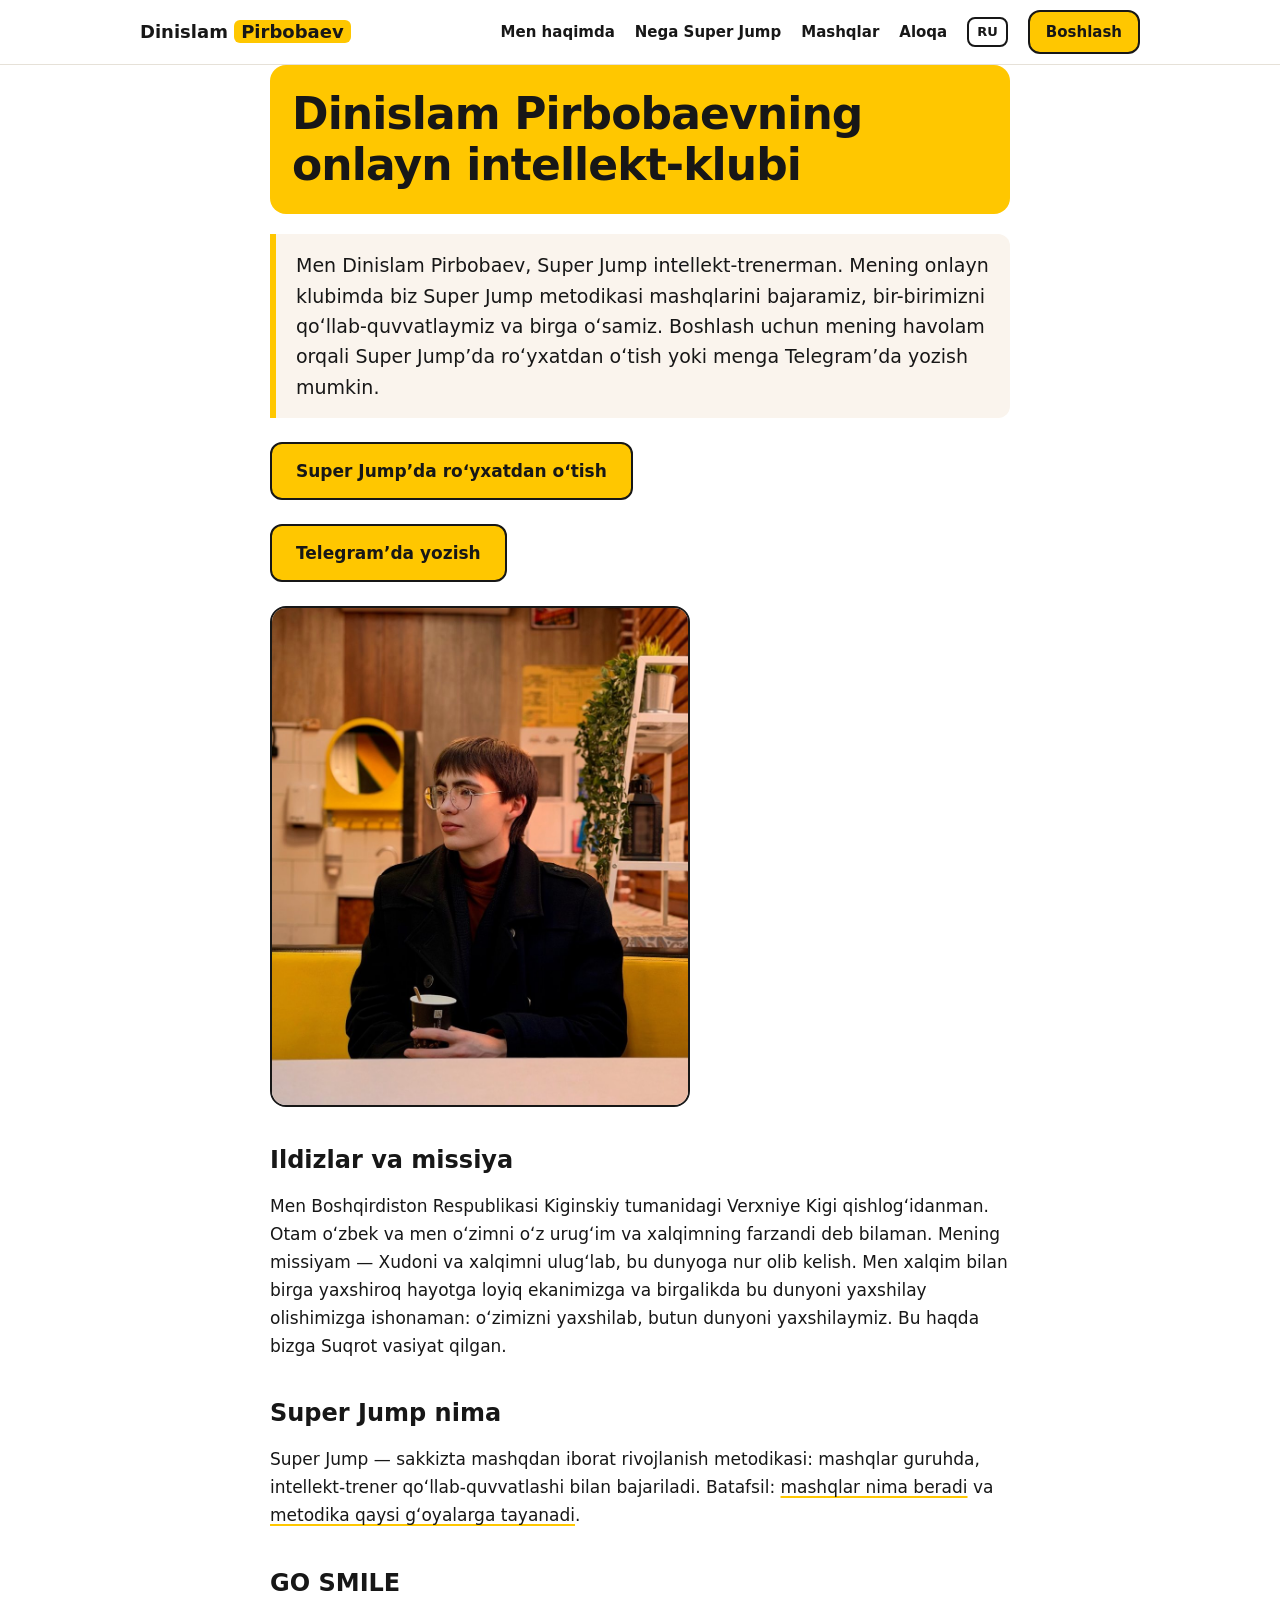
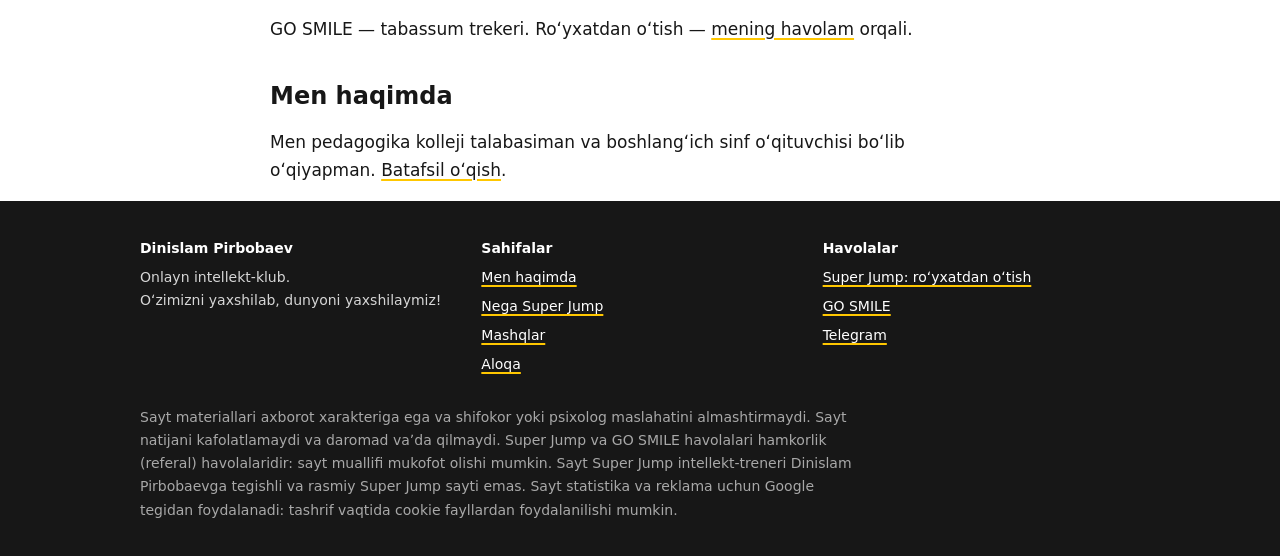
<file: uz/index.html>
<!DOCTYPE html>
<html lang="uz">
<head>
<meta charset="utf-8">
<meta name="viewport" content="width=device-width, initial-scale=1">
<title>Dinislam Pirbobaev — onlayn intellekt-klub Super Jump</title>
<meta name="description" content="Dinislam Pirbobaevning onlayn intellekt-klubi: Super Jump mashqlari, hamfikrlar qoʻllab-quvvatlashi va kundalik rivojlanish. Qanday boshlash va bogʻlanish.">
<link rel="canonical" href="https://superjump.uz/uz/">
<link rel="alternate" hreflang="ru" href="https://superjump.uz/">
<link rel="alternate" hreflang="uz-Latn" href="https://superjump.uz/uz/">
<link rel="alternate" hreflang="x-default" href="https://superjump.uz/">
<link rel="icon" href="../favicon.svg" type="image/svg+xml">
<link rel="stylesheet" href="../style.css">
<meta property="og:type" content="website"><meta property="og:locale" content="uz_UZ"><meta property="og:site_name" content="Интеллект-клуб онлайн Динислама Пирбобаева">
<meta property="og:title" content="Dinislam Pirbobaev — onlayn intellekt-klub Super Jump"><meta property="og:description" content="Dinislam Pirbobaevning onlayn intellekt-klubi: Super Jump mashqlari, hamfikrlar qoʻllab-quvvatlashi va kundalik rivojlanish. Qanday boshlash va bogʻlanish."><meta property="og:url" content="https://superjump.uz/uz/"><meta property="og:image" content="https://superjump.uz/img/din-2027.jpg">
<script type="application/ld+json">{"@context":"https://schema.org","@graph":[{"@type":"Person","name":"Динислам Пирбобаев","url":"https://superjump.uz","image":"https://superjump.uz/img/din-2027.jpg","sameAs":["https://t.me/D2enchik","https://vk.ru/id842967399"],"birthPlace":{"@type":"Place","name":"Верхние Киги, Кигинский район, Республика Башкортостан"}},{"@type":"WebSite","name":"Интеллект-клуб онлайн Динислама Пирбобаева","url":"https://superjump.uz","inLanguage":"uz-Latn"}]}</script>
<!-- Google tag (gtag.js) -->
<script async src="https://www.googletagmanager.com/gtag/js?id=G-PT2KTS7BX7">
</script>
<script>
  window.dataLayer = window.dataLayer || [];
  function gtag(){dataLayer.push(arguments);}
  gtag('js', new Date());

  gtag('config', 'G-PT2KTS7BX7');
</script>
</head>
<body class="home">
<a class="skip" href="#main">Mazmunga oʻtish</a>
<header><div class="w"><a class="brand" href="../uz/">Dinislam <b>Pirbobaev</b></a>
<nav class="dn"><a href="../uz/men-haqimda/">Men haqimda</a><a href="../uz/nega-super-jump/">Nega Super Jump</a><a href="../uz/mashqlar/">Mashqlar</a><a href="../uz/aloqa/">Aloqa</a><a class="sw" href="../" hreflang="ru" lang="ru">RU</a><a class="btn sm" href="https://account.superjump.com/register/143770" rel="sponsored nofollow noopener" target="_blank">Boshlash</a></nav>
<details class="mn"><summary>Menyu</summary><div><a href="../uz/men-haqimda/">Men haqimda</a><a href="../uz/nega-super-jump/">Nega Super Jump</a><a href="../uz/mashqlar/">Mashqlar</a><a href="../uz/aloqa/">Aloqa</a><a class="sw" href="../" hreflang="ru" lang="ru">RU</a><a class="btn sm" href="https://account.superjump.com/register/143770" rel="sponsored nofollow noopener" target="_blank">Boshlash</a></div></details></div></header>
<main id="main" class="w narrow">

<h1>Dinislam Pirbobaevning onlayn intellekt-klubi</h1>
<p class="lead">Men Dinislam Pirbobaev, Super Jump intellekt-trenerman. Mening onlayn klubimda biz Super Jump metodikasi mashqlarini bajaramiz, bir-birimizni qoʻllab-quvvatlaymiz va birga oʻsamiz. Boshlash uchun mening havolam orqali Super Jump’da roʻyxatdan oʻtish yoki menga Telegram’da yozish mumkin.</p>
<p class="cta"><a class="btn" href="https://account.superjump.com/register/143770" rel="sponsored nofollow noopener" target="_blank">Super Jump’da roʻyxatdan oʻtish</a></p>
<p class="cta"><a class="btn" href="https://t.me/D2enchik" rel="noopener" target="_blank">Telegram’da yozish</a></p>
<figure class="ph"><img src="../img/din-2027.jpg" alt="Dinislam Pirbobaev, Super Jump intellekt-treneri" width="900" height="1075" fetchpriority="high" decoding="async"></figure>
<h2>Ildizlar va missiya</h2>
<p>Men Boshqirdiston Respublikasi Kiginskiy tumanidagi Verxniye Kigi qishlogʻidanman. Otam oʻzbek va men oʻzimni oʻz urugʻim va xalqimning farzandi deb bilaman. Mening missiyam — Xudoni va xalqimni ulugʻlab, bu dunyoga nur olib kelish. Men xalqim bilan birga yaxshiroq hayotga loyiq ekanimizga va birgalikda bu dunyoni yaxshilay olishimizga ishonaman: oʻzimizni yaxshilab, butun dunyoni yaxshilaymiz. Bu haqda bizga Suqrot vasiyat qilgan.</p>
<h2>Super Jump nima</h2>
<p>Super Jump — sakkizta mashqdan iborat rivojlanish metodikasi: mashqlar guruhda, intellekt-trener qoʻllab-quvvatlashi bilan bajariladi. Batafsil: <a href="../uz/mashqlar/">mashqlar nima beradi</a> va <a href="../uz/nega-super-jump/">metodika qaysi gʻoyalarga tayanadi</a>.</p>
<h2>GO SMILE</h2>
<p>GO SMILE — tabassum trekeri. Roʻyxatdan oʻtish — <a href="https://getgosmile.io/r/143770" rel="sponsored nofollow noopener" target="_blank">mening havolam</a> orqali.</p>
<h2>Men haqimda</h2>
<p>Men pedagogika kolleji talabasiman va boshlangʻich sinf oʻqituvchisi boʻlib oʻqiyapman. <a href="../uz/men-haqimda/">Batafsil oʻqish</a>.</p>

</main>
<footer><div class="w"><div class="g">
<div><strong>Dinislam Pirbobaev</strong><p>Onlayn intellekt-klub.<br>Oʻzimizni yaxshilab, dunyoni yaxshilaymiz!</p></div>
<div><strong>Sahifalar</strong><p><a href="../uz/men-haqimda/">Men haqimda</a><a href="../uz/nega-super-jump/">Nega Super Jump</a><a href="../uz/mashqlar/">Mashqlar</a><a href="../uz/aloqa/">Aloqa</a></p></div>
<div><strong>Havolalar</strong><p><a href="https://account.superjump.com/register/143770" rel="sponsored nofollow noopener" target="_blank">Super Jump: roʻyxatdan oʻtish</a><a href="https://getgosmile.io/r/143770" rel="sponsored nofollow noopener" target="_blank">GO SMILE</a><a href="https://t.me/D2enchik" rel="noopener" target="_blank">Telegram</a></p></div>
</div>
<p class="fine">Sayt materiallari axborot xarakteriga ega va shifokor yoki psixolog maslahatini almashtirmaydi. Sayt natijani kafolatlamaydi va daromad vaʼda qilmaydi. Super Jump va GO SMILE havolalari hamkorlik (referal) havolalaridir: sayt muallifi mukofot olishi mumkin. Sayt Super Jump intellekt-treneri Dinislam Pirbobaevga tegishli va rasmiy Super Jump sayti emas. Sayt statistika va reklama uchun Google tegidan foydalanadi: tashrif vaqtida cookie fayllardan foydalanilishi mumkin.</p></div></footer>
</body>
</html>
</file>
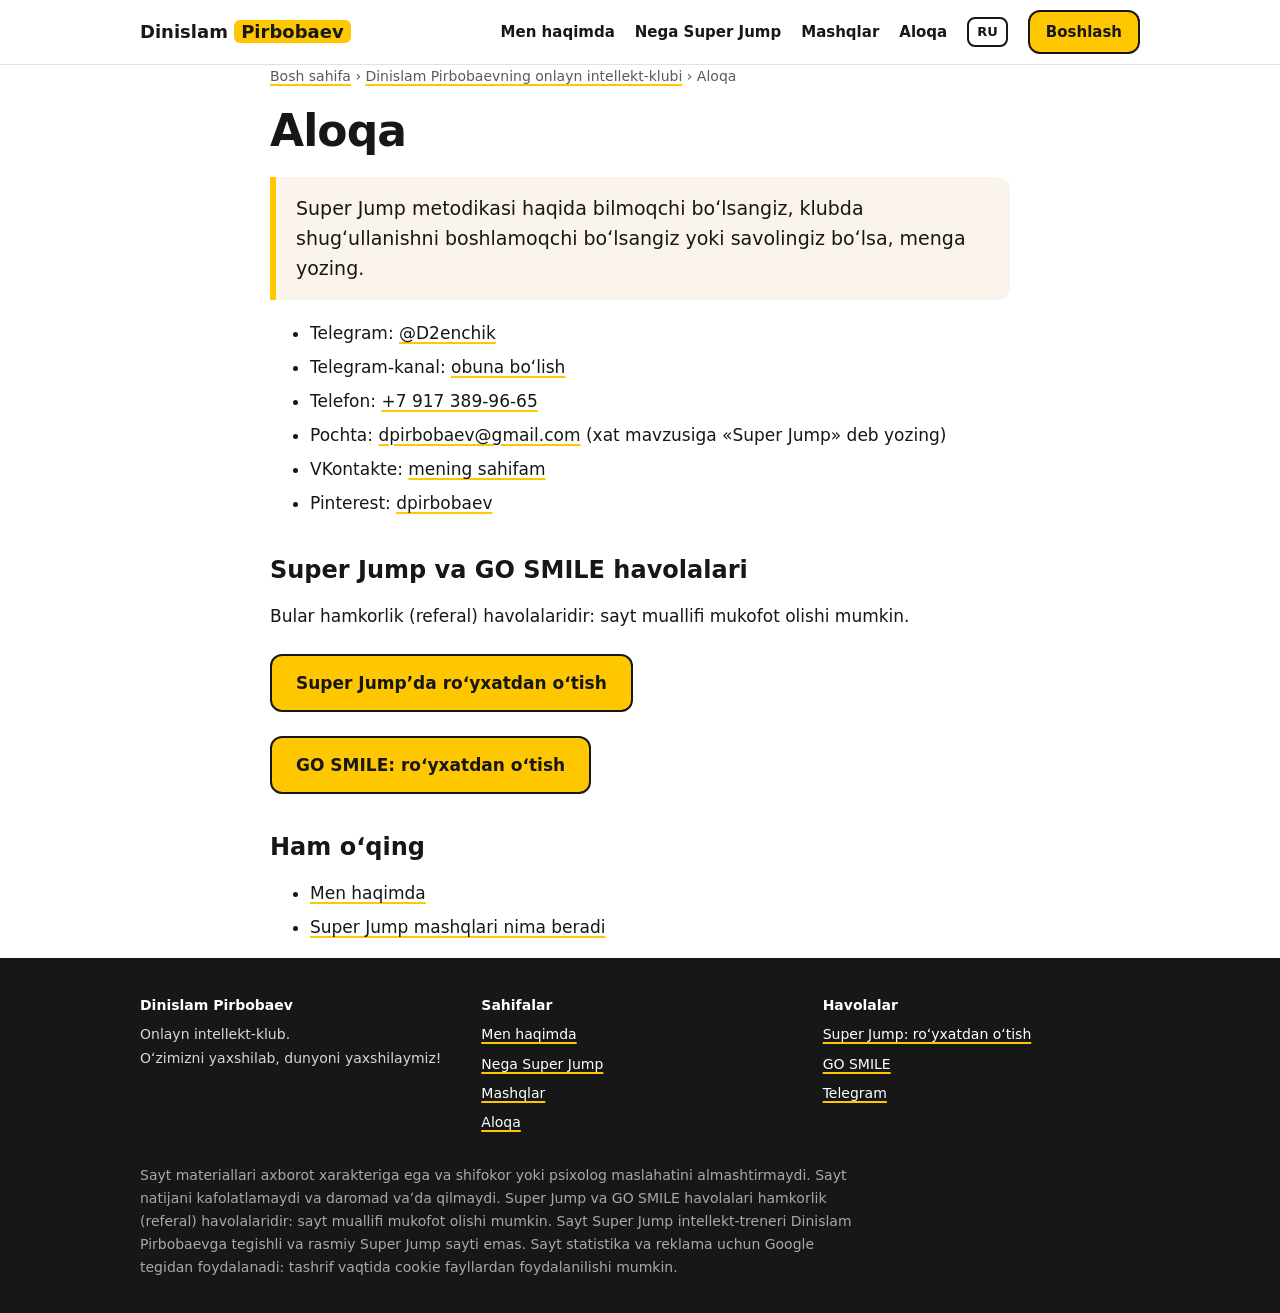
<file: uz/aloqa/index.html>
<!DOCTYPE html>
<html lang="uz">
<head>
<meta charset="utf-8">
<meta name="viewport" content="width=device-width, initial-scale=1">
<title>Dinislam Pirbobaev bilan aloqa</title>
<meta name="description" content="Dinislam Pirbobaev bilan qanday bogʻlanish: Telegram, telefon, pochta, VKontakte. Super Jump boʻyicha xatda mavzuga shuni yozing.">
<link rel="canonical" href="https://superjump.uz/uz/aloqa/">
<link rel="alternate" hreflang="ru" href="https://superjump.uz/kontakty/">
<link rel="alternate" hreflang="uz-Latn" href="https://superjump.uz/uz/aloqa/">
<link rel="alternate" hreflang="x-default" href="https://superjump.uz/kontakty/">
<link rel="icon" href="../../favicon.svg" type="image/svg+xml">
<link rel="stylesheet" href="../../style.css">
<meta property="og:type" content="website"><meta property="og:locale" content="uz_UZ"><meta property="og:site_name" content="Интеллект-клуб онлайн Динислама Пирбобаева">
<meta property="og:title" content="Dinislam Pirbobaev bilan aloqa"><meta property="og:description" content="Dinislam Pirbobaev bilan qanday bogʻlanish: Telegram, telefon, pochta, VKontakte. Super Jump boʻyicha xatda mavzuga shuni yozing."><meta property="og:url" content="https://superjump.uz/uz/aloqa/"><meta property="og:image" content="https://superjump.uz/img/din-2027.jpg">
<script type="application/ld+json">{"@context":"https://schema.org","@graph":[{"@type":"BreadcrumbList","itemListElement":[{"@type":"ListItem","position":1,"name":"Bosh sahifa","item":"https://superjump.uz/uz/"},{"@type":"ListItem","position":2,"name":"Dinislam Pirbobaevning onlayn intellekt-klubi","item":"https://superjump.uz/uz/"},{"@type":"ListItem","position":3,"name":"Aloqa","item":"https://superjump.uz/uz/aloqa/"}]}]}</script>
<!-- Google tag (gtag.js) -->
<script async src="https://www.googletagmanager.com/gtag/js?id=G-PT2KTS7BX7">
</script>
<script>
  window.dataLayer = window.dataLayer || [];
  function gtag(){dataLayer.push(arguments);}
  gtag('js', new Date());

  gtag('config', 'G-PT2KTS7BX7');
</script>
</head>
<body>
<a class="skip" href="#main">Mazmunga oʻtish</a>
<header><div class="w"><a class="brand" href="../../uz/">Dinislam <b>Pirbobaev</b></a>
<nav class="dn"><a href="../../uz/men-haqimda/">Men haqimda</a><a href="../../uz/nega-super-jump/">Nega Super Jump</a><a href="../../uz/mashqlar/">Mashqlar</a><a href="../../uz/aloqa/">Aloqa</a><a class="sw" href="../../kontakty/" hreflang="ru" lang="ru">RU</a><a class="btn sm" href="https://account.superjump.com/register/143770" rel="sponsored nofollow noopener" target="_blank">Boshlash</a></nav>
<details class="mn"><summary>Menyu</summary><div><a href="../../uz/men-haqimda/">Men haqimda</a><a href="../../uz/nega-super-jump/">Nega Super Jump</a><a href="../../uz/mashqlar/">Mashqlar</a><a href="../../uz/aloqa/">Aloqa</a><a class="sw" href="../../kontakty/" hreflang="ru" lang="ru">RU</a><a class="btn sm" href="https://account.superjump.com/register/143770" rel="sponsored nofollow noopener" target="_blank">Boshlash</a></div></details></div></header>
<main id="main" class="w narrow">
<nav class="crumbs" aria-label="Sahifa yoʻli"><a href="../../uz/">Bosh sahifa</a> › <a href="../../uz/">Dinislam Pirbobaevning onlayn intellekt-klubi</a> › Aloqa</nav>
<h1>Aloqa</h1>
<p class="lead">Super Jump metodikasi haqida bilmoqchi boʻlsangiz, klubda shugʻullanishni boshlamoqchi boʻlsangiz yoki savolingiz boʻlsa, menga yozing.</p>
<ul><li>Telegram: <a href="https://t.me/D2enchik" rel="noopener" target="_blank">@D2enchik</a></li><li>Telegram-kanal: <a href="https://t.me/+2oWtU0EmGIllMWNi" rel="noopener" target="_blank">obuna boʻlish</a></li><li>Telefon: <a href="tel:+79173899665">+7 917 389-96-65</a></li><li>Pochta: <a href="mailto:dpirbobaev@gmail.com?subject=Super%20Jump">dpirbobaev@gmail.com</a> (xat mavzusiga «Super Jump» deb yozing)</li><li>VKontakte: <a href="https://vk.ru/id842967399" rel="noopener" target="_blank">mening sahifam</a></li><li>Pinterest: <a href="https://ru.pinterest.com/dpirbobaev/" rel="noopener" target="_blank">dpirbobaev</a></li></ul>
<h2>Super Jump va GO SMILE havolalari</h2>
<p>Bular hamkorlik (referal) havolalaridir: sayt muallifi mukofot olishi mumkin.</p>
<p class="cta"><a class="btn" href="https://account.superjump.com/register/143770" rel="sponsored nofollow noopener" target="_blank">Super Jump’da roʻyxatdan oʻtish</a></p>
<p class="cta"><a class="btn" href="https://getgosmile.io/r/143770" rel="sponsored nofollow noopener" target="_blank">GO SMILE: roʻyxatdan oʻtish</a></p>
<h2>Ham oʻqing</h2><ul><li><a href="../../uz/men-haqimda/">Men haqimda</a></li><li><a href="../../uz/mashqlar/">Super Jump mashqlari nima beradi</a></li></ul>
</main>
<footer><div class="w"><div class="g">
<div><strong>Dinislam Pirbobaev</strong><p>Onlayn intellekt-klub.<br>Oʻzimizni yaxshilab, dunyoni yaxshilaymiz!</p></div>
<div><strong>Sahifalar</strong><p><a href="../../uz/men-haqimda/">Men haqimda</a><a href="../../uz/nega-super-jump/">Nega Super Jump</a><a href="../../uz/mashqlar/">Mashqlar</a><a href="../../uz/aloqa/">Aloqa</a></p></div>
<div><strong>Havolalar</strong><p><a href="https://account.superjump.com/register/143770" rel="sponsored nofollow noopener" target="_blank">Super Jump: roʻyxatdan oʻtish</a><a href="https://getgosmile.io/r/143770" rel="sponsored nofollow noopener" target="_blank">GO SMILE</a><a href="https://t.me/D2enchik" rel="noopener" target="_blank">Telegram</a></p></div>
</div>
<p class="fine">Sayt materiallari axborot xarakteriga ega va shifokor yoki psixolog maslahatini almashtirmaydi. Sayt natijani kafolatlamaydi va daromad vaʼda qilmaydi. Super Jump va GO SMILE havolalari hamkorlik (referal) havolalaridir: sayt muallifi mukofot olishi mumkin. Sayt Super Jump intellekt-treneri Dinislam Pirbobaevga tegishli va rasmiy Super Jump sayti emas. Sayt statistika va reklama uchun Google tegidan foydalanadi: tashrif vaqtida cookie fayllardan foydalanilishi mumkin.</p></div></footer>
</body>
</html>
</file>
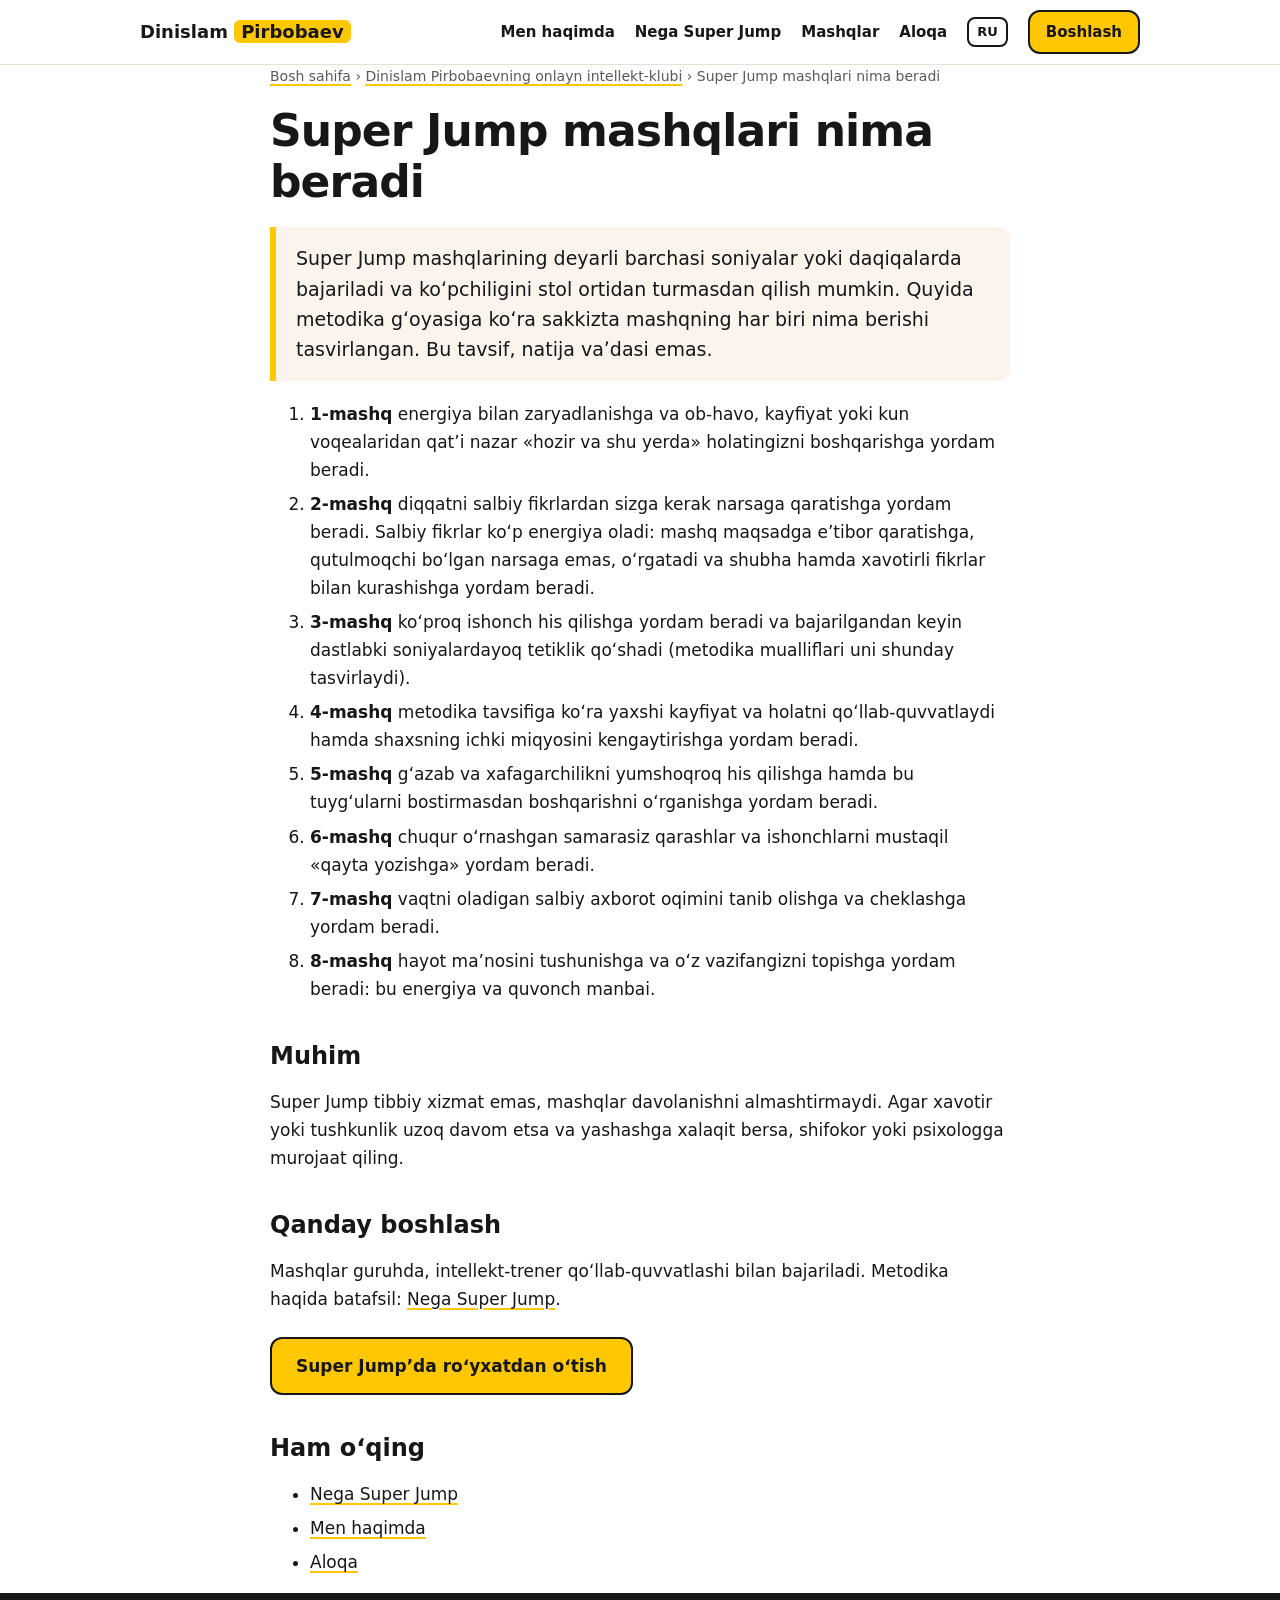
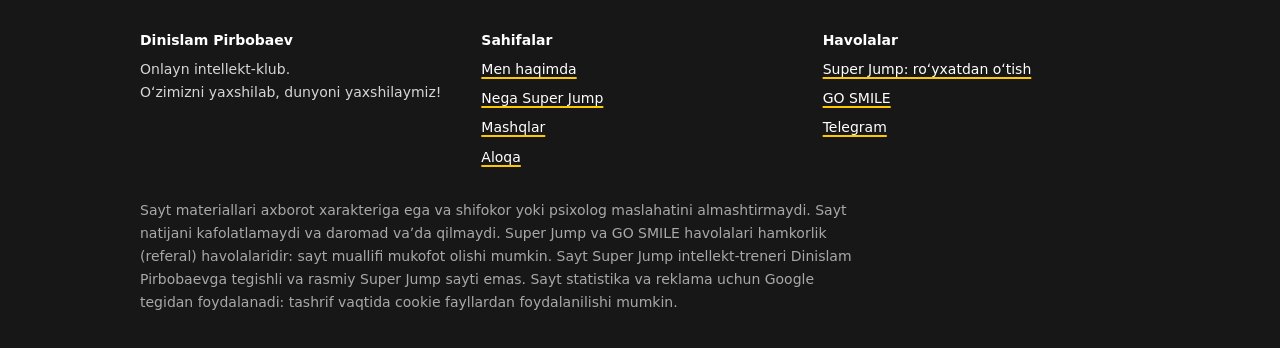
<file: uz/mashqlar/index.html>
<!DOCTYPE html>
<html lang="uz">
<head>
<meta charset="utf-8">
<meta name="viewport" content="width=device-width, initial-scale=1">
<title>Super Jump mashqlari nima beradi: sakkiztasi haqida qisqacha</title>
<meta name="description" content="Super Jump metodikasining sakkizta mashqi: har biri nima berishi kerak. Koʻpchiligi soniyalar yoki daqiqalarda bajariladi. Natija vaʼdasiz tavsif.">
<link rel="canonical" href="https://superjump.uz/uz/mashqlar/">
<link rel="alternate" hreflang="ru" href="https://superjump.uz/uprazhneniya/">
<link rel="alternate" hreflang="uz-Latn" href="https://superjump.uz/uz/mashqlar/">
<link rel="alternate" hreflang="x-default" href="https://superjump.uz/uprazhneniya/">
<link rel="icon" href="../../favicon.svg" type="image/svg+xml">
<link rel="stylesheet" href="../../style.css">
<meta property="og:type" content="website"><meta property="og:locale" content="uz_UZ"><meta property="og:site_name" content="Интеллект-клуб онлайн Динислама Пирбобаева">
<meta property="og:title" content="Super Jump mashqlari nima beradi: sakkiztasi haqida qisqacha"><meta property="og:description" content="Super Jump metodikasining sakkizta mashqi: har biri nima berishi kerak. Koʻpchiligi soniyalar yoki daqiqalarda bajariladi. Natija vaʼdasiz tavsif."><meta property="og:url" content="https://superjump.uz/uz/mashqlar/"><meta property="og:image" content="https://superjump.uz/img/din-2027.jpg">
<script type="application/ld+json">{"@context":"https://schema.org","@graph":[{"@type":"BreadcrumbList","itemListElement":[{"@type":"ListItem","position":1,"name":"Bosh sahifa","item":"https://superjump.uz/uz/"},{"@type":"ListItem","position":2,"name":"Dinislam Pirbobaevning onlayn intellekt-klubi","item":"https://superjump.uz/uz/"},{"@type":"ListItem","position":3,"name":"Super Jump mashqlari nima beradi","item":"https://superjump.uz/uz/mashqlar/"}]},{"@type":"Article","headline":"Super Jump mashqlari nima beradi","description":"Super Jump metodikasining sakkizta mashqi: har biri nima berishi kerak. Koʻpchiligi soniyalar yoki daqiqalarda bajariladi. Natija vaʼdasiz tavsif.","inLanguage":"uz-Latn","datePublished":"2026-11-24","dateModified":"2026-11-24","author":{"@type":"Person","name":"Динислам Пирбобаев","url":"https://superjump.uz"},"mainEntityOfPage":"https://superjump.uz/uz/mashqlar/"}]}</script>
<!-- Google tag (gtag.js) -->
<script async src="https://www.googletagmanager.com/gtag/js?id=G-PT2KTS7BX7">
</script>
<script>
  window.dataLayer = window.dataLayer || [];
  function gtag(){dataLayer.push(arguments);}
  gtag('js', new Date());

  gtag('config', 'G-PT2KTS7BX7');
</script>
</head>
<body>
<a class="skip" href="#main">Mazmunga oʻtish</a>
<header><div class="w"><a class="brand" href="../../uz/">Dinislam <b>Pirbobaev</b></a>
<nav class="dn"><a href="../../uz/men-haqimda/">Men haqimda</a><a href="../../uz/nega-super-jump/">Nega Super Jump</a><a href="../../uz/mashqlar/">Mashqlar</a><a href="../../uz/aloqa/">Aloqa</a><a class="sw" href="../../uprazhneniya/" hreflang="ru" lang="ru">RU</a><a class="btn sm" href="https://account.superjump.com/register/143770" rel="sponsored nofollow noopener" target="_blank">Boshlash</a></nav>
<details class="mn"><summary>Menyu</summary><div><a href="../../uz/men-haqimda/">Men haqimda</a><a href="../../uz/nega-super-jump/">Nega Super Jump</a><a href="../../uz/mashqlar/">Mashqlar</a><a href="../../uz/aloqa/">Aloqa</a><a class="sw" href="../../uprazhneniya/" hreflang="ru" lang="ru">RU</a><a class="btn sm" href="https://account.superjump.com/register/143770" rel="sponsored nofollow noopener" target="_blank">Boshlash</a></div></details></div></header>
<main id="main" class="w narrow">
<nav class="crumbs" aria-label="Sahifa yoʻli"><a href="../../uz/">Bosh sahifa</a> › <a href="../../uz/">Dinislam Pirbobaevning onlayn intellekt-klubi</a> › Super Jump mashqlari nima beradi</nav>
<h1>Super Jump mashqlari nima beradi</h1>
<p class="lead">Super Jump mashqlarining deyarli barchasi soniyalar yoki daqiqalarda bajariladi va koʻpchiligini stol ortidan turmasdan qilish mumkin. Quyida metodika gʻoyasiga koʻra sakkizta mashqning har biri nima berishi tasvirlangan. Bu tavsif, natija vaʼdasi emas.</p>
<ol><li><strong>1-mashq</strong> energiya bilan zaryadlanishga va ob-havo, kayfiyat yoki kun voqealaridan qatʼi nazar «hozir va shu yerda» holatingizni boshqarishga yordam beradi.</li><li><strong>2-mashq</strong> diqqatni salbiy fikrlardan sizga kerak narsaga qaratishga yordam beradi. Salbiy fikrlar koʻp energiya oladi: mashq maqsadga eʼtibor qaratishga, qutulmoqchi boʻlgan narsaga emas, oʻrgatadi va shubha hamda xavotirli fikrlar bilan kurashishga yordam beradi.</li><li><strong>3-mashq</strong> koʻproq ishonch his qilishga yordam beradi va bajarilgandan keyin dastlabki soniyalardayoq tetiklik qoʻshadi (metodika mualliflari uni shunday tasvirlaydi).</li><li><strong>4-mashq</strong> metodika tavsifiga koʻra yaxshi kayfiyat va holatni qoʻllab-quvvatlaydi hamda shaxsning ichki miqyosini kengaytirishga yordam beradi.</li><li><strong>5-mashq</strong> gʻazab va xafagarchilikni yumshoqroq his qilishga hamda bu tuygʻularni bostirmasdan boshqarishni oʻrganishga yordam beradi.</li><li><strong>6-mashq</strong> chuqur oʻrnashgan samarasiz qarashlar va ishonchlarni mustaqil «qayta yozishga» yordam beradi.</li><li><strong>7-mashq</strong> vaqtni oladigan salbiy axborot oqimini tanib olishga va cheklashga yordam beradi.</li><li><strong>8-mashq</strong> hayot ma’nosini tushunishga va oʻz vazifangizni topishga yordam beradi: bu energiya va quvonch manbai.</li></ol>
<h2>Muhim</h2>
<p>Super Jump tibbiy xizmat emas, mashqlar davolanishni almashtirmaydi. Agar xavotir yoki tushkunlik uzoq davom etsa va yashashga xalaqit bersa, shifokor yoki psixologga murojaat qiling.</p>
<h2>Qanday boshlash</h2>
<p>Mashqlar guruhda, intellekt-trener qoʻllab-quvvatlashi bilan bajariladi. Metodika haqida batafsil: <a href="../../uz/nega-super-jump/">Nega Super Jump</a>.</p>
<p class="cta"><a class="btn" href="https://account.superjump.com/register/143770" rel="sponsored nofollow noopener" target="_blank">Super Jump’da roʻyxatdan oʻtish</a></p>
<h2>Ham oʻqing</h2><ul><li><a href="../../uz/nega-super-jump/">Nega Super Jump</a></li><li><a href="../../uz/men-haqimda/">Men haqimda</a></li><li><a href="../../uz/aloqa/">Aloqa</a></li></ul>
</main>
<footer><div class="w"><div class="g">
<div><strong>Dinislam Pirbobaev</strong><p>Onlayn intellekt-klub.<br>Oʻzimizni yaxshilab, dunyoni yaxshilaymiz!</p></div>
<div><strong>Sahifalar</strong><p><a href="../../uz/men-haqimda/">Men haqimda</a><a href="../../uz/nega-super-jump/">Nega Super Jump</a><a href="../../uz/mashqlar/">Mashqlar</a><a href="../../uz/aloqa/">Aloqa</a></p></div>
<div><strong>Havolalar</strong><p><a href="https://account.superjump.com/register/143770" rel="sponsored nofollow noopener" target="_blank">Super Jump: roʻyxatdan oʻtish</a><a href="https://getgosmile.io/r/143770" rel="sponsored nofollow noopener" target="_blank">GO SMILE</a><a href="https://t.me/D2enchik" rel="noopener" target="_blank">Telegram</a></p></div>
</div>
<p class="fine">Sayt materiallari axborot xarakteriga ega va shifokor yoki psixolog maslahatini almashtirmaydi. Sayt natijani kafolatlamaydi va daromad vaʼda qilmaydi. Super Jump va GO SMILE havolalari hamkorlik (referal) havolalaridir: sayt muallifi mukofot olishi mumkin. Sayt Super Jump intellekt-treneri Dinislam Pirbobaevga tegishli va rasmiy Super Jump sayti emas. Sayt statistika va reklama uchun Google tegidan foydalanadi: tashrif vaqtida cookie fayllardan foydalanilishi mumkin.</p></div></footer>
</body>
</html>
</file>
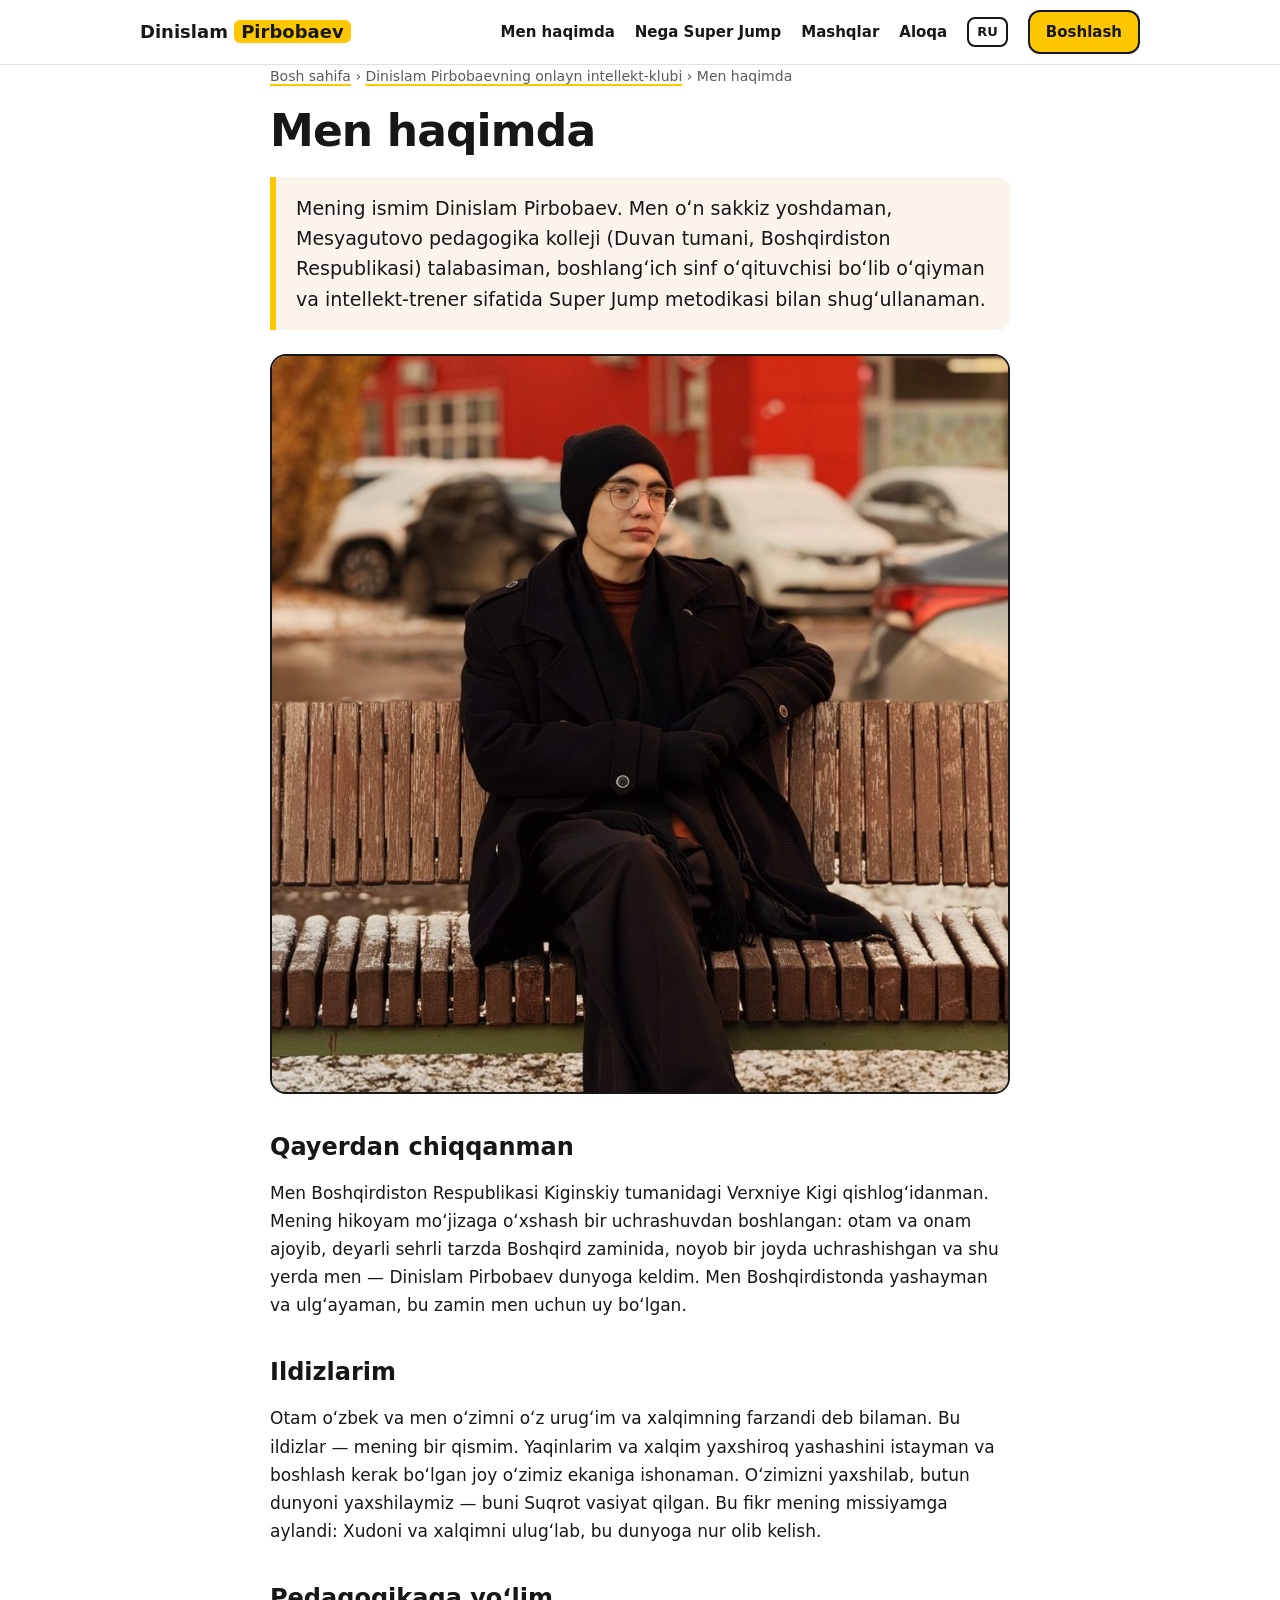
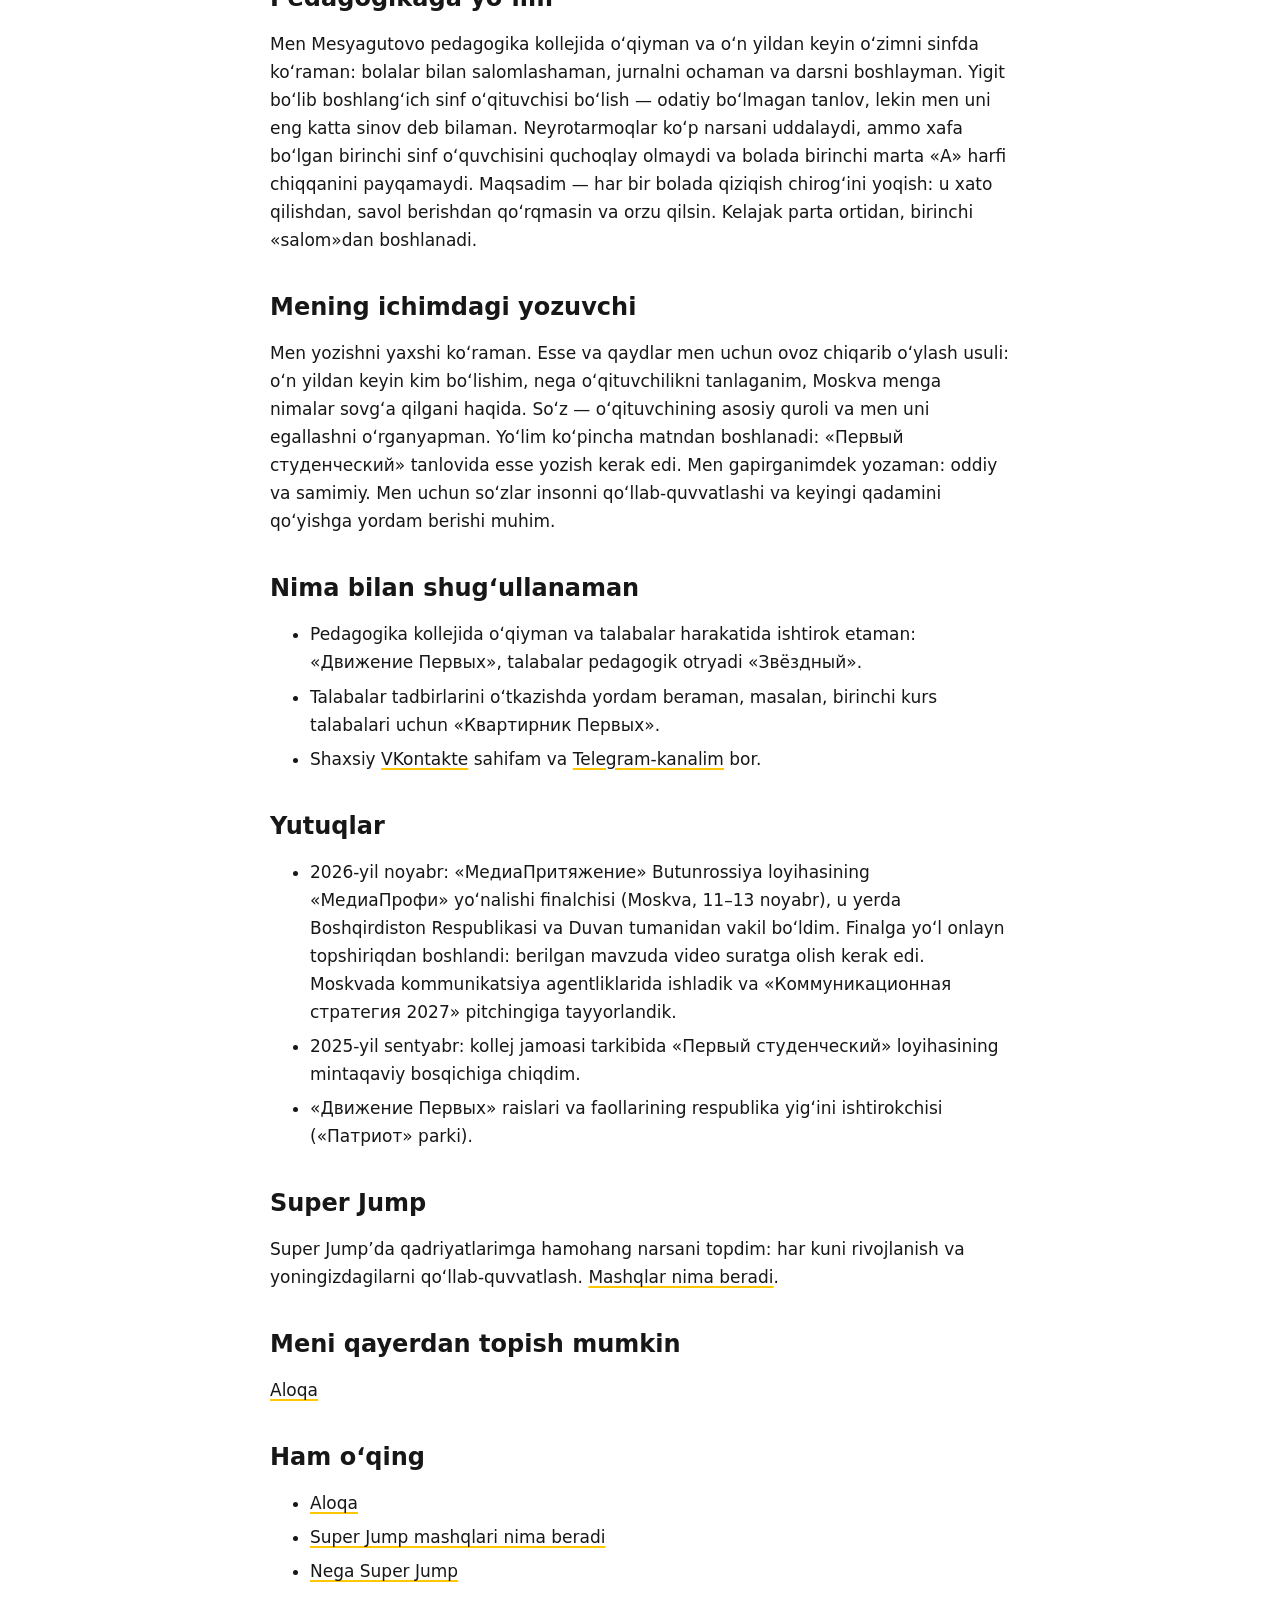
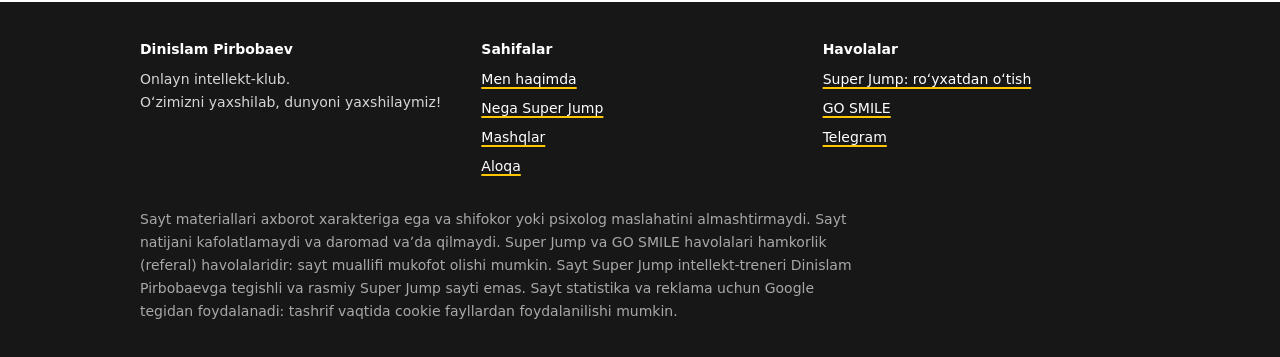
<file: uz/men-haqimda/index.html>
<!DOCTYPE html>
<html lang="uz">
<head>
<meta charset="utf-8">
<meta name="viewport" content="width=device-width, initial-scale=1">
<title>Dinislam Pirbobaev: men haqimda, yoʻlim va missiyam</title>
<meta name="description" content="Dinislam Pirbobaevning hikoyasi: Boshqirdistonning Verxniye Kigi qishlogʻidan, ildizlari, pedagogikaga yoʻli, soʻzga muhabbati, yutuqlari va missiyasi.">
<link rel="canonical" href="https://superjump.uz/uz/men-haqimda/">
<link rel="alternate" hreflang="ru" href="https://superjump.uz/obo-mne/">
<link rel="alternate" hreflang="uz-Latn" href="https://superjump.uz/uz/men-haqimda/">
<link rel="alternate" hreflang="x-default" href="https://superjump.uz/obo-mne/">
<link rel="icon" href="../../favicon.svg" type="image/svg+xml">
<link rel="stylesheet" href="../../style.css">
<meta property="og:type" content="website"><meta property="og:locale" content="uz_UZ"><meta property="og:site_name" content="Интеллект-клуб онлайн Динислама Пирбобаева">
<meta property="og:title" content="Dinislam Pirbobaev: men haqimda, yoʻlim va missiyam"><meta property="og:description" content="Dinislam Pirbobaevning hikoyasi: Boshqirdistonning Verxniye Kigi qishlogʻidan, ildizlari, pedagogikaga yoʻli, soʻzga muhabbati, yutuqlari va missiyasi."><meta property="og:url" content="https://superjump.uz/uz/men-haqimda/"><meta property="og:image" content="https://superjump.uz/img/din-2027.jpg">
<script type="application/ld+json">{"@context":"https://schema.org","@graph":[{"@type":"BreadcrumbList","itemListElement":[{"@type":"ListItem","position":1,"name":"Bosh sahifa","item":"https://superjump.uz/uz/"},{"@type":"ListItem","position":2,"name":"Dinislam Pirbobaevning onlayn intellekt-klubi","item":"https://superjump.uz/uz/"},{"@type":"ListItem","position":3,"name":"Men haqimda","item":"https://superjump.uz/uz/men-haqimda/"}]}]}</script>
<!-- Google tag (gtag.js) -->
<script async src="https://www.googletagmanager.com/gtag/js?id=G-PT2KTS7BX7">
</script>
<script>
  window.dataLayer = window.dataLayer || [];
  function gtag(){dataLayer.push(arguments);}
  gtag('js', new Date());

  gtag('config', 'G-PT2KTS7BX7');
</script>
</head>
<body>
<a class="skip" href="#main">Mazmunga oʻtish</a>
<header><div class="w"><a class="brand" href="../../uz/">Dinislam <b>Pirbobaev</b></a>
<nav class="dn"><a href="../../uz/men-haqimda/">Men haqimda</a><a href="../../uz/nega-super-jump/">Nega Super Jump</a><a href="../../uz/mashqlar/">Mashqlar</a><a href="../../uz/aloqa/">Aloqa</a><a class="sw" href="../../obo-mne/" hreflang="ru" lang="ru">RU</a><a class="btn sm" href="https://account.superjump.com/register/143770" rel="sponsored nofollow noopener" target="_blank">Boshlash</a></nav>
<details class="mn"><summary>Menyu</summary><div><a href="../../uz/men-haqimda/">Men haqimda</a><a href="../../uz/nega-super-jump/">Nega Super Jump</a><a href="../../uz/mashqlar/">Mashqlar</a><a href="../../uz/aloqa/">Aloqa</a><a class="sw" href="../../obo-mne/" hreflang="ru" lang="ru">RU</a><a class="btn sm" href="https://account.superjump.com/register/143770" rel="sponsored nofollow noopener" target="_blank">Boshlash</a></div></details></div></header>
<main id="main" class="w narrow">
<nav class="crumbs" aria-label="Sahifa yoʻli"><a href="../../uz/">Bosh sahifa</a> › <a href="../../uz/">Dinislam Pirbobaevning onlayn intellekt-klubi</a> › Men haqimda</nav>
<h1>Men haqimda</h1>
<p class="lead">Mening ismim Dinislam Pirbobaev. Men oʻn sakkiz yoshdaman, Mesyagutovo pedagogika kolleji (Duvan tumani, Boshqirdiston Respublikasi) talabasiman, boshlangʻich sinf oʻqituvchisi boʻlib oʻqiyman va intellekt-trener sifatida Super Jump metodikasi bilan shugʻullanaman.</p>
<figure class="ph"><img src="../../img/din-2026.jpg" alt="Dinislam Pirbobaev" width="900" height="900" loading="lazy" decoding="async"></figure>
<h2>Qayerdan chiqqanman</h2>
<p>Men Boshqirdiston Respublikasi Kiginskiy tumanidagi Verxniye Kigi qishlogʻidanman. Mening hikoyam moʻjizaga oʻxshash bir uchrashuvdan boshlangan: otam va onam ajoyib, deyarli sehrli tarzda Boshqird zaminida, noyob bir joyda uchrashishgan va shu yerda men — Dinislam Pirbobaev dunyoga keldim. Men Boshqirdistonda yashayman va ulgʻayaman, bu zamin men uchun uy boʻlgan.</p>
<h2>Ildizlarim</h2>
<p>Otam oʻzbek va men oʻzimni oʻz urugʻim va xalqimning farzandi deb bilaman. Bu ildizlar — mening bir qismim. Yaqinlarim va xalqim yaxshiroq yashashini istayman va boshlash kerak boʻlgan joy oʻzimiz ekaniga ishonaman. Oʻzimizni yaxshilab, butun dunyoni yaxshilaymiz — buni Suqrot vasiyat qilgan. Bu fikr mening missiyamga aylandi: Xudoni va xalqimni ulugʻlab, bu dunyoga nur olib kelish.</p>
<h2>Pedagogikaga yoʻlim</h2>
<p>Men Mesyagutovo pedagogika kollejida oʻqiyman va oʻn yildan keyin oʻzimni sinfda koʻraman: bolalar bilan salomlashaman, jurnalni ochaman va darsni boshlayman. Yigit boʻlib boshlangʻich sinf oʻqituvchisi boʻlish — odatiy boʻlmagan tanlov, lekin men uni eng katta sinov deb bilaman. Neyrotarmoqlar koʻp narsani uddalaydi, ammo xafa boʻlgan birinchi sinf oʻquvchisini quchoqlay olmaydi va bolada birinchi marta «A» harfi chiqqanini payqamaydi. Maqsadim — har bir bolada qiziqish chirogʻini yoqish: u xato qilishdan, savol berishdan qoʻrqmasin va orzu qilsin. Kelajak parta ortidan, birinchi «salom»dan boshlanadi.</p>
<h2>Mening ichimdagi yozuvchi</h2>
<p>Men yozishni yaxshi koʻraman. Esse va qaydlar men uchun ovoz chiqarib oʻylash usuli: oʻn yildan keyin kim boʻlishim, nega oʻqituvchilikni tanlaganim, Moskva menga nimalar sovgʻa qilgani haqida. Soʻz — oʻqituvchining asosiy quroli va men uni egallashni oʻrganyapman. Yoʻlim koʻpincha matndan boshlanadi: «Первый студенческий» tanlovida esse yozish kerak edi. Men gapirganimdek yozaman: oddiy va samimiy. Men uchun soʻzlar insonni qoʻllab-quvvatlashi va keyingi qadamini qoʻyishga yordam berishi muhim.</p>
<h2>Nima bilan shugʻullanaman</h2>
<ul><li>Pedagogika kollejida oʻqiyman va talabalar harakatida ishtirok etaman: «Движение Первых», talabalar pedagogik otryadi «Звёздный».</li><li>Talabalar tadbirlarini oʻtkazishda yordam beraman, masalan, birinchi kurs talabalari uchun «Квартирник Первых».</li><li>Shaxsiy <a href="https://vk.ru/id842967399" rel="noopener" target="_blank">VKontakte</a> sahifam va <a href="https://t.me/+2oWtU0EmGIllMWNi" rel="noopener" target="_blank">Telegram-kanalim</a> bor.</li></ul>
<h2>Yutuqlar</h2>
<ul><li>2026-yil noyabr: «МедиаПритяжение» Butunrossiya loyihasining «МедиаПрофи» yoʻnalishi finalchisi (Moskva, 11–13 noyabr), u yerda Boshqirdiston Respublikasi va Duvan tumanidan vakil boʻldim. Finalga yoʻl onlayn topshiriqdan boshlandi: berilgan mavzuda video suratga olish kerak edi. Moskvada kommunikatsiya agentliklarida ishladik va «Коммуникационная стратегия 2027» pitchingiga tayyorlandik.</li><li>2025-yil sentyabr: kollej jamoasi tarkibida «Первый студенческий» loyihasining mintaqaviy bosqichiga chiqdim.</li><li>«Движение Первых» raislari va faollarining respublika yigʻini ishtirokchisi («Патриот» parki).</li></ul>
<h2>Super Jump</h2>
<p>Super Jump’da qadriyatlarimga hamohang narsani topdim: har kuni rivojlanish va yoningizdagilarni qoʻllab-quvvatlash. <a href="../../uz/mashqlar/">Mashqlar nima beradi</a>.</p>
<h2>Meni qayerdan topish mumkin</h2>
<p><a href="../../uz/aloqa/">Aloqa</a></p>
<h2>Ham oʻqing</h2><ul><li><a href="../../uz/aloqa/">Aloqa</a></li><li><a href="../../uz/mashqlar/">Super Jump mashqlari nima beradi</a></li><li><a href="../../uz/nega-super-jump/">Nega Super Jump</a></li></ul>
</main>
<footer><div class="w"><div class="g">
<div><strong>Dinislam Pirbobaev</strong><p>Onlayn intellekt-klub.<br>Oʻzimizni yaxshilab, dunyoni yaxshilaymiz!</p></div>
<div><strong>Sahifalar</strong><p><a href="../../uz/men-haqimda/">Men haqimda</a><a href="../../uz/nega-super-jump/">Nega Super Jump</a><a href="../../uz/mashqlar/">Mashqlar</a><a href="../../uz/aloqa/">Aloqa</a></p></div>
<div><strong>Havolalar</strong><p><a href="https://account.superjump.com/register/143770" rel="sponsored nofollow noopener" target="_blank">Super Jump: roʻyxatdan oʻtish</a><a href="https://getgosmile.io/r/143770" rel="sponsored nofollow noopener" target="_blank">GO SMILE</a><a href="https://t.me/D2enchik" rel="noopener" target="_blank">Telegram</a></p></div>
</div>
<p class="fine">Sayt materiallari axborot xarakteriga ega va shifokor yoki psixolog maslahatini almashtirmaydi. Sayt natijani kafolatlamaydi va daromad vaʼda qilmaydi. Super Jump va GO SMILE havolalari hamkorlik (referal) havolalaridir: sayt muallifi mukofot olishi mumkin. Sayt Super Jump intellekt-treneri Dinislam Pirbobaevga tegishli va rasmiy Super Jump sayti emas. Sayt statistika va reklama uchun Google tegidan foydalanadi: tashrif vaqtida cookie fayllardan foydalanilishi mumkin.</p></div></footer>
</body>
</html>
</file>
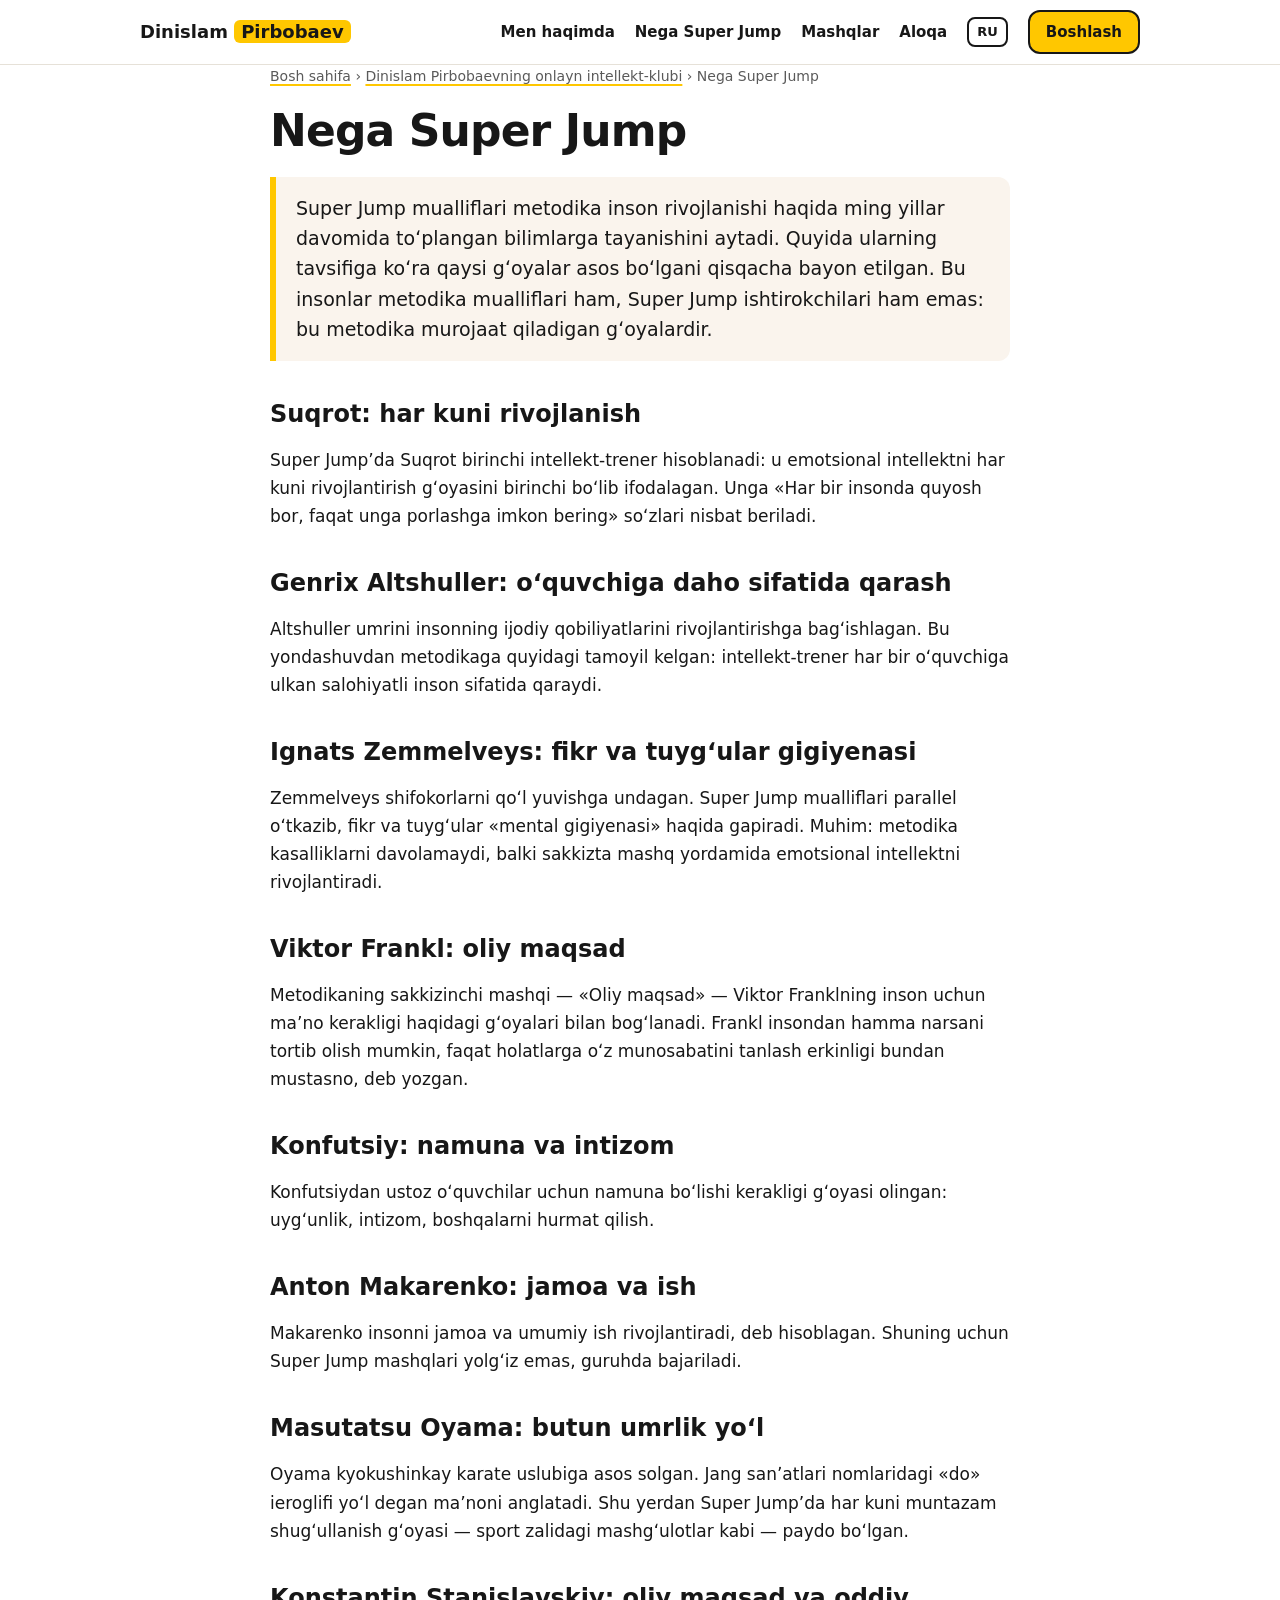
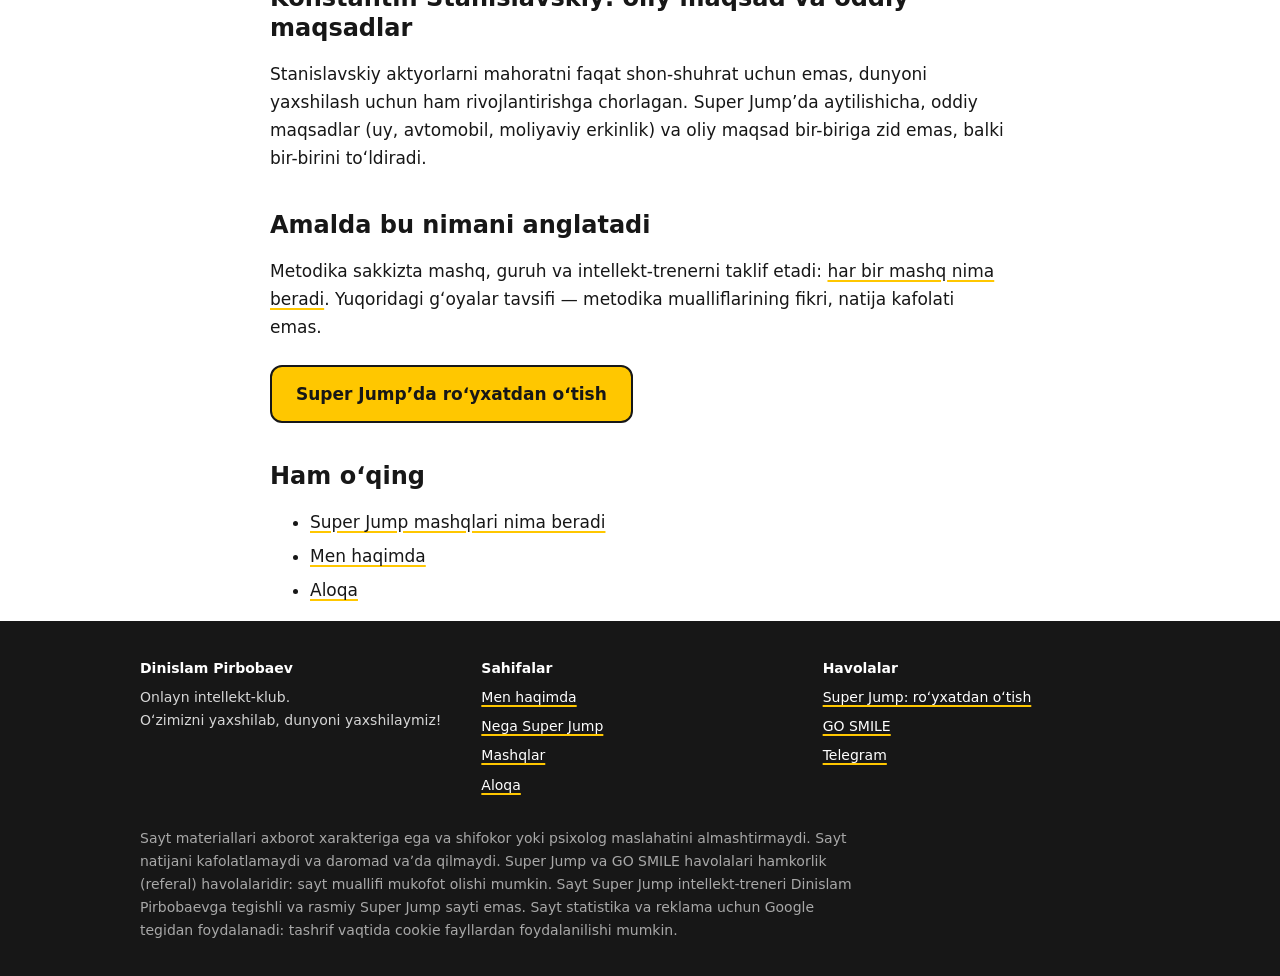
<file: uz/nega-super-jump/index.html>
<!DOCTYPE html>
<html lang="uz">
<head>
<meta charset="utf-8">
<meta name="viewport" content="width=device-width, initial-scale=1">
<title>Nega Super Jump: metodika tayanadigan gʻoyalar</title>
<meta name="description" content="Super Jump metodikasi asosida qaysi buyuk insonlarning gʻoyalari yotadi: Suqrot, Frankl, Makarenko, Oyama va boshqalar. Qisqa va natija vaʼdasiz.">
<link rel="canonical" href="https://superjump.uz/uz/nega-super-jump/">
<link rel="alternate" hreflang="ru" href="https://superjump.uz/pochemu-super-jump/">
<link rel="alternate" hreflang="uz-Latn" href="https://superjump.uz/uz/nega-super-jump/">
<link rel="alternate" hreflang="x-default" href="https://superjump.uz/pochemu-super-jump/">
<link rel="icon" href="../../favicon.svg" type="image/svg+xml">
<link rel="stylesheet" href="../../style.css">
<meta property="og:type" content="website"><meta property="og:locale" content="uz_UZ"><meta property="og:site_name" content="Интеллект-клуб онлайн Динислама Пирбобаева">
<meta property="og:title" content="Nega Super Jump: metodika tayanadigan gʻoyalar"><meta property="og:description" content="Super Jump metodikasi asosida qaysi buyuk insonlarning gʻoyalari yotadi: Suqrot, Frankl, Makarenko, Oyama va boshqalar. Qisqa va natija vaʼdasiz."><meta property="og:url" content="https://superjump.uz/uz/nega-super-jump/"><meta property="og:image" content="https://superjump.uz/img/din-2027.jpg">
<script type="application/ld+json">{"@context":"https://schema.org","@graph":[{"@type":"BreadcrumbList","itemListElement":[{"@type":"ListItem","position":1,"name":"Bosh sahifa","item":"https://superjump.uz/uz/"},{"@type":"ListItem","position":2,"name":"Dinislam Pirbobaevning onlayn intellekt-klubi","item":"https://superjump.uz/uz/"},{"@type":"ListItem","position":3,"name":"Nega Super Jump","item":"https://superjump.uz/uz/nega-super-jump/"}]},{"@type":"Article","headline":"Nega Super Jump","description":"Super Jump metodikasi asosida qaysi buyuk insonlarning gʻoyalari yotadi: Suqrot, Frankl, Makarenko, Oyama va boshqalar. Qisqa va natija vaʼdasiz.","inLanguage":"uz-Latn","datePublished":"2026-11-24","dateModified":"2026-11-24","author":{"@type":"Person","name":"Динислам Пирбобаев","url":"https://superjump.uz"},"mainEntityOfPage":"https://superjump.uz/uz/nega-super-jump/"}]}</script>
<!-- Google tag (gtag.js) -->
<script async src="https://www.googletagmanager.com/gtag/js?id=G-PT2KTS7BX7">
</script>
<script>
  window.dataLayer = window.dataLayer || [];
  function gtag(){dataLayer.push(arguments);}
  gtag('js', new Date());

  gtag('config', 'G-PT2KTS7BX7');
</script>
</head>
<body>
<a class="skip" href="#main">Mazmunga oʻtish</a>
<header><div class="w"><a class="brand" href="../../uz/">Dinislam <b>Pirbobaev</b></a>
<nav class="dn"><a href="../../uz/men-haqimda/">Men haqimda</a><a href="../../uz/nega-super-jump/">Nega Super Jump</a><a href="../../uz/mashqlar/">Mashqlar</a><a href="../../uz/aloqa/">Aloqa</a><a class="sw" href="../../pochemu-super-jump/" hreflang="ru" lang="ru">RU</a><a class="btn sm" href="https://account.superjump.com/register/143770" rel="sponsored nofollow noopener" target="_blank">Boshlash</a></nav>
<details class="mn"><summary>Menyu</summary><div><a href="../../uz/men-haqimda/">Men haqimda</a><a href="../../uz/nega-super-jump/">Nega Super Jump</a><a href="../../uz/mashqlar/">Mashqlar</a><a href="../../uz/aloqa/">Aloqa</a><a class="sw" href="../../pochemu-super-jump/" hreflang="ru" lang="ru">RU</a><a class="btn sm" href="https://account.superjump.com/register/143770" rel="sponsored nofollow noopener" target="_blank">Boshlash</a></div></details></div></header>
<main id="main" class="w narrow">
<nav class="crumbs" aria-label="Sahifa yoʻli"><a href="../../uz/">Bosh sahifa</a> › <a href="../../uz/">Dinislam Pirbobaevning onlayn intellekt-klubi</a> › Nega Super Jump</nav>
<h1>Nega Super Jump</h1>
<p class="lead">Super Jump mualliflari metodika inson rivojlanishi haqida ming yillar davomida toʻplangan bilimlarga tayanishini aytadi. Quyida ularning tavsifiga koʻra qaysi gʻoyalar asos boʻlgani qisqacha bayon etilgan. Bu insonlar metodika mualliflari ham, Super Jump ishtirokchilari ham emas: bu metodika murojaat qiladigan gʻoyalardir.</p>
<h2>Suqrot: har kuni rivojlanish</h2>
<p>Super Jump’da Suqrot birinchi intellekt-trener hisoblanadi: u emotsional intellektni har kuni rivojlantirish gʻoyasini birinchi boʻlib ifodalagan. Unga «Har bir insonda quyosh bor, faqat unga porlashga imkon bering» soʻzlari nisbat beriladi.</p>
<h2>Genrix Altshuller: oʻquvchiga daho sifatida qarash</h2>
<p>Altshuller umrini insonning ijodiy qobiliyatlarini rivojlantirishga bagʻishlagan. Bu yondashuvdan metodikaga quyidagi tamoyil kelgan: intellekt-trener har bir oʻquvchiga ulkan salohiyatli inson sifatida qaraydi.</p>
<h2>Ignats Zemmelveys: fikr va tuygʻular gigiyenasi</h2>
<p>Zemmelveys shifokorlarni qoʻl yuvishga undagan. Super Jump mualliflari parallel oʻtkazib, fikr va tuygʻular «mental gigiyenasi» haqida gapiradi. Muhim: metodika kasalliklarni davolamaydi, balki sakkizta mashq yordamida emotsional intellektni rivojlantiradi.</p>
<h2>Viktor Frankl: oliy maqsad</h2>
<p>Metodikaning sakkizinchi mashqi — «Oliy maqsad» — Viktor Franklning inson uchun ma’no kerakligi haqidagi gʻoyalari bilan bogʻlanadi. Frankl insondan hamma narsani tortib olish mumkin, faqat holatlarga oʻz munosabatini tanlash erkinligi bundan mustasno, deb yozgan.</p>
<h2>Konfutsiy: namuna va intizom</h2>
<p>Konfutsiydan ustoz oʻquvchilar uchun namuna boʻlishi kerakligi gʻoyasi olingan: uygʻunlik, intizom, boshqalarni hurmat qilish.</p>
<h2>Anton Makarenko: jamoa va ish</h2>
<p>Makarenko insonni jamoa va umumiy ish rivojlantiradi, deb hisoblagan. Shuning uchun Super Jump mashqlari yolgʻiz emas, guruhda bajariladi.</p>
<h2>Masutatsu Oyama: butun umrlik yoʻl</h2>
<p>Oyama kyokushinkay karate uslubiga asos solgan. Jang sanʼatlari nomlaridagi «do» ieroglifi yoʻl degan ma’noni anglatadi. Shu yerdan Super Jump’da har kuni muntazam shugʻullanish gʻoyasi — sport zalidagi mashgʻulotlar kabi — paydo boʻlgan.</p>
<h2>Konstantin Stanislavskiy: oliy maqsad va oddiy maqsadlar</h2>
<p>Stanislavskiy aktyorlarni mahoratni faqat shon-shuhrat uchun emas, dunyoni yaxshilash uchun ham rivojlantirishga chorlagan. Super Jump’da aytilishicha, oddiy maqsadlar (uy, avtomobil, moliyaviy erkinlik) va oliy maqsad bir-biriga zid emas, balki bir-birini toʻldiradi.</p>
<h2>Amalda bu nimani anglatadi</h2>
<p>Metodika sakkizta mashq, guruh va intellekt-trenerni taklif etadi: <a href="../../uz/mashqlar/">har bir mashq nima beradi</a>. Yuqoridagi gʻoyalar tavsifi — metodika mualliflarining fikri, natija kafolati emas.</p>
<p class="cta"><a class="btn" href="https://account.superjump.com/register/143770" rel="sponsored nofollow noopener" target="_blank">Super Jump’da roʻyxatdan oʻtish</a></p>
<h2>Ham oʻqing</h2><ul><li><a href="../../uz/mashqlar/">Super Jump mashqlari nima beradi</a></li><li><a href="../../uz/men-haqimda/">Men haqimda</a></li><li><a href="../../uz/aloqa/">Aloqa</a></li></ul>
</main>
<footer><div class="w"><div class="g">
<div><strong>Dinislam Pirbobaev</strong><p>Onlayn intellekt-klub.<br>Oʻzimizni yaxshilab, dunyoni yaxshilaymiz!</p></div>
<div><strong>Sahifalar</strong><p><a href="../../uz/men-haqimda/">Men haqimda</a><a href="../../uz/nega-super-jump/">Nega Super Jump</a><a href="../../uz/mashqlar/">Mashqlar</a><a href="../../uz/aloqa/">Aloqa</a></p></div>
<div><strong>Havolalar</strong><p><a href="https://account.superjump.com/register/143770" rel="sponsored nofollow noopener" target="_blank">Super Jump: roʻyxatdan oʻtish</a><a href="https://getgosmile.io/r/143770" rel="sponsored nofollow noopener" target="_blank">GO SMILE</a><a href="https://t.me/D2enchik" rel="noopener" target="_blank">Telegram</a></p></div>
</div>
<p class="fine">Sayt materiallari axborot xarakteriga ega va shifokor yoki psixolog maslahatini almashtirmaydi. Sayt natijani kafolatlamaydi va daromad vaʼda qilmaydi. Super Jump va GO SMILE havolalari hamkorlik (referal) havolalaridir: sayt muallifi mukofot olishi mumkin. Sayt Super Jump intellekt-treneri Dinislam Pirbobaevga tegishli va rasmiy Super Jump sayti emas. Sayt statistika va reklama uchun Google tegidan foydalanadi: tashrif vaqtida cookie fayllardan foydalanilishi mumkin.</p></div></footer>
</body>
</html>
</file>
<file: style.css>
:root{--y:#FFC700;--k:#171717;--f:#FAF4ED;--m:#5a5a5a}*{box-sizing:border-box}html{scroll-padding-top:76px}
body{margin:0;font:17px/1.65 Inter,'Segoe UI',system-ui,-apple-system,Roboto,Arial,sans-serif;color:var(--k);background:#fff}
a{color:var(--k);text-underline-offset:3px;text-decoration-color:var(--y);text-decoration-thickness:2px}a:hover{text-decoration-color:var(--k)}
:focus-visible{outline:3px solid var(--k);outline-offset:2px}
.skip{position:absolute;left:-999px}.skip:focus{left:8px;top:8px;background:var(--y);padding:8px 12px;z-index:9}
.w{max-width:1040px;margin:0 auto;padding:0 20px}.narrow{max-width:780px}
header{position:sticky;top:0;z-index:5;background:#fff;border-bottom:1px solid #e6e1d8}
header .w{display:flex;align-items:center;justify-content:space-between;min-height:64px;gap:16px}
.brand{font-weight:800;text-decoration:none;font-size:18px}.brand b{background:var(--y);padding:1px 7px;border-radius:6px}
.dn{display:flex;gap:20px;align-items:center;font-weight:600;font-size:15px}.dn a{text-decoration:none}
.btn{display:inline-block;background:var(--y);color:var(--k);font-weight:700;padding:13px 24px;border-radius:12px;text-decoration:none;border:2px solid var(--k)}
.btn:hover{background:var(--k);color:var(--y)}.btn.sm{padding:8px 16px}
.mn{display:none;position:relative}.mn summary{cursor:pointer;font-weight:700;padding:8px 14px;border:2px solid var(--k);border-radius:10px;list-style:none}
.mn div{position:absolute;right:0;top:50px;background:#fff;border:2px solid var(--k);border-radius:14px;padding:14px 18px;display:grid;gap:12px;min-width:220px}.mn a{text-decoration:none;font-weight:600}
@media(max-width:720px){.dn{display:none}.mn{display:block}}
main{padding-top:28px;padding-bottom:56px}.crumbs{font-size:14px;color:var(--m);margin-bottom:18px}.crumbs a{color:var(--m)}
h1{font-size:clamp(28px,5vw,44px);line-height:1.15;margin:0 0 20px;letter-spacing:-.02em}h2{font-size:24px;margin:38px 0 10px;line-height:1.25}
.lead{font-size:19px;line-height:1.6;background:var(--f);border-left:6px solid var(--y);padding:16px 20px;border-radius:0 12px 12px 0}
li{margin:6px 0}.cta{margin:24px 0}
.price{background:var(--k);color:#fff;border-radius:18px;padding:24px 26px;margin:32px 0}.price h2{margin:0 0 8px;color:var(--y)}.price .note{color:#cfcfcf;font-size:14px}.price .btn{border-color:var(--y)}.price .btn:hover{background:#fff;color:var(--k)}
.faq{margin-top:24px}.faq details{border-bottom:1px solid #e6e1d8;padding:12px 0}.faq summary{cursor:pointer;font-weight:700}.faq p{margin:8px 0 0}
.home h1{background:var(--y);padding:24px 22px;border-radius:16px}
footer{background:var(--k);color:#d6d6d6;font-size:14px;padding:36px 0 28px}footer a{color:#fff;display:block;margin:6px 0}footer p{margin:6px 0}footer strong{color:#fff}
footer .g{display:grid;gap:24px;grid-template-columns:repeat(auto-fit,minmax(200px,1fr))}footer .fine{margin-top:24px;color:#a8a8a8;max-width:80ch}
@media(prefers-reduced-motion:no-preference){.btn{transition:background .15s,color .15s}}
.sw{font-weight:700;border:2px solid var(--k);border-radius:8px;padding:2px 8px;font-size:13px}.ph{margin:24px 0}.ph img{display:block;max-width:100%;height:auto;border-radius:16px;border:2px solid var(--k)}.home .ph img{max-width:420px}
</file>
